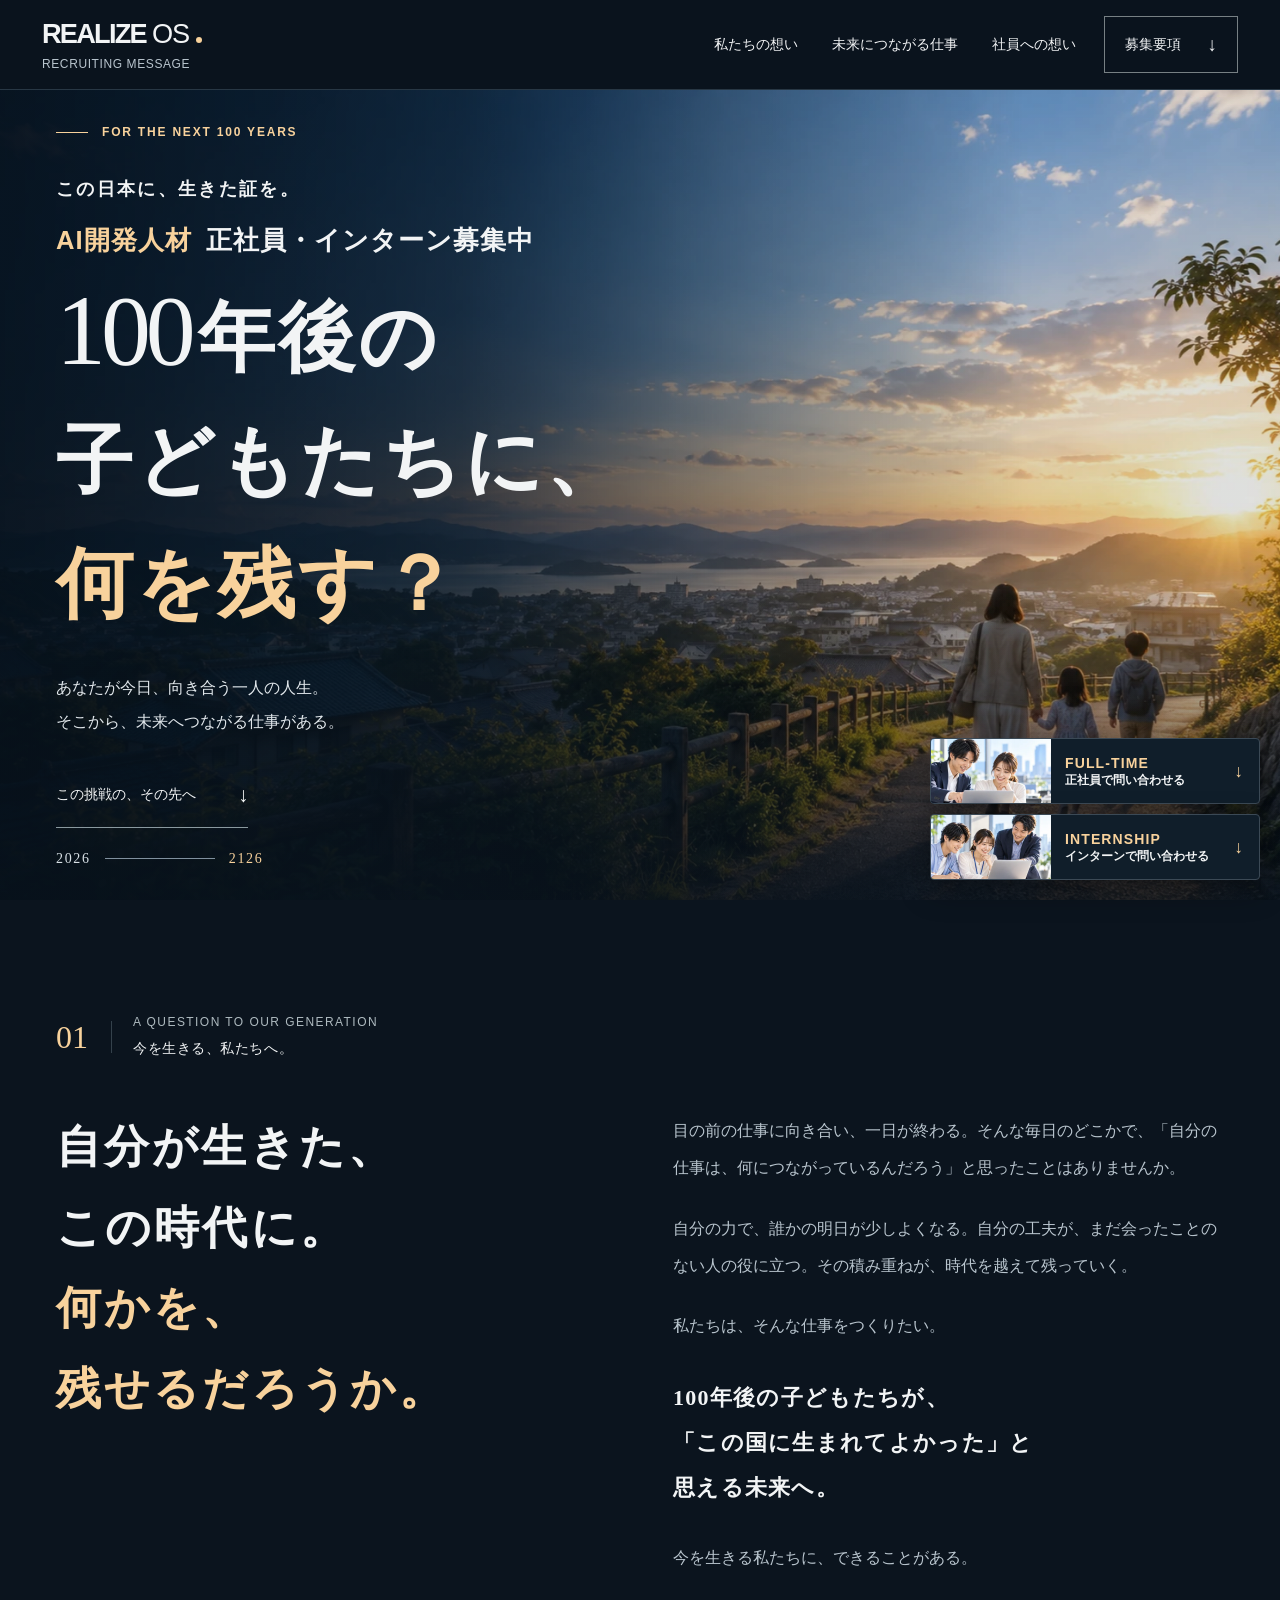
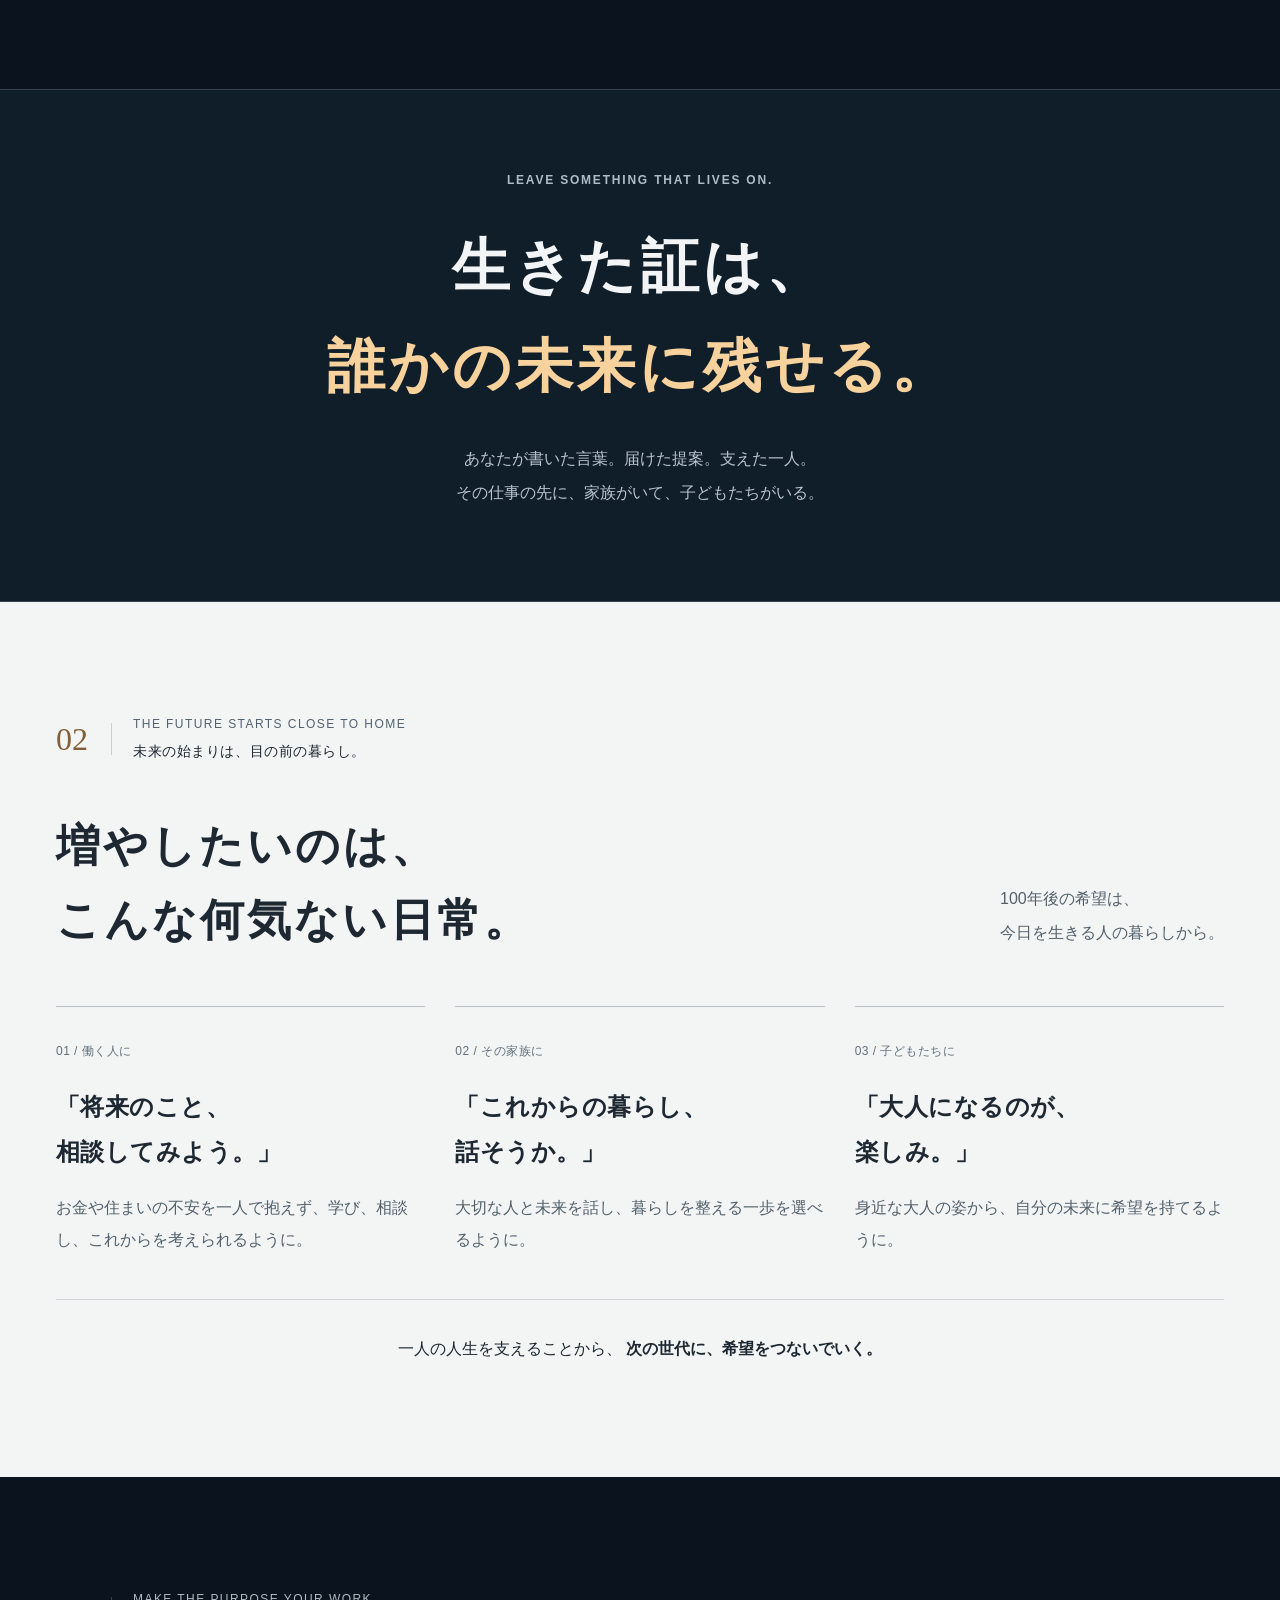
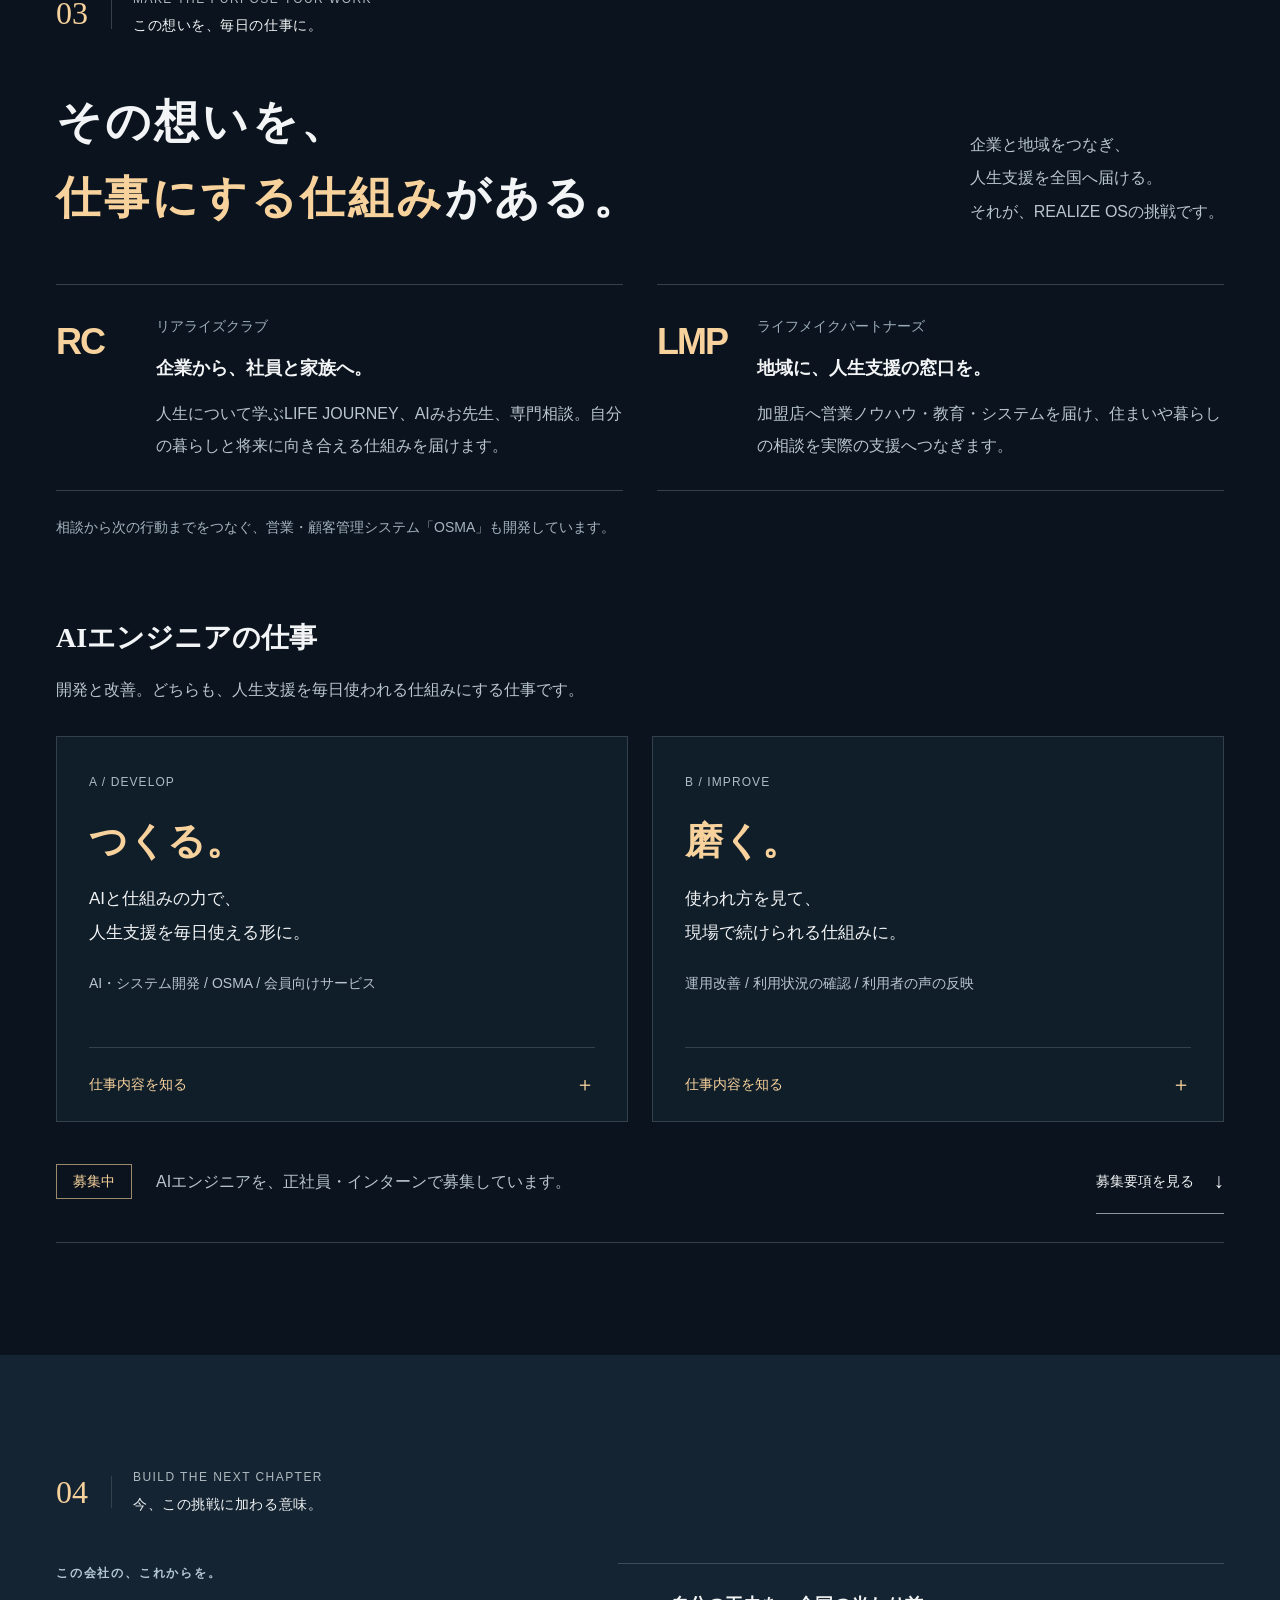
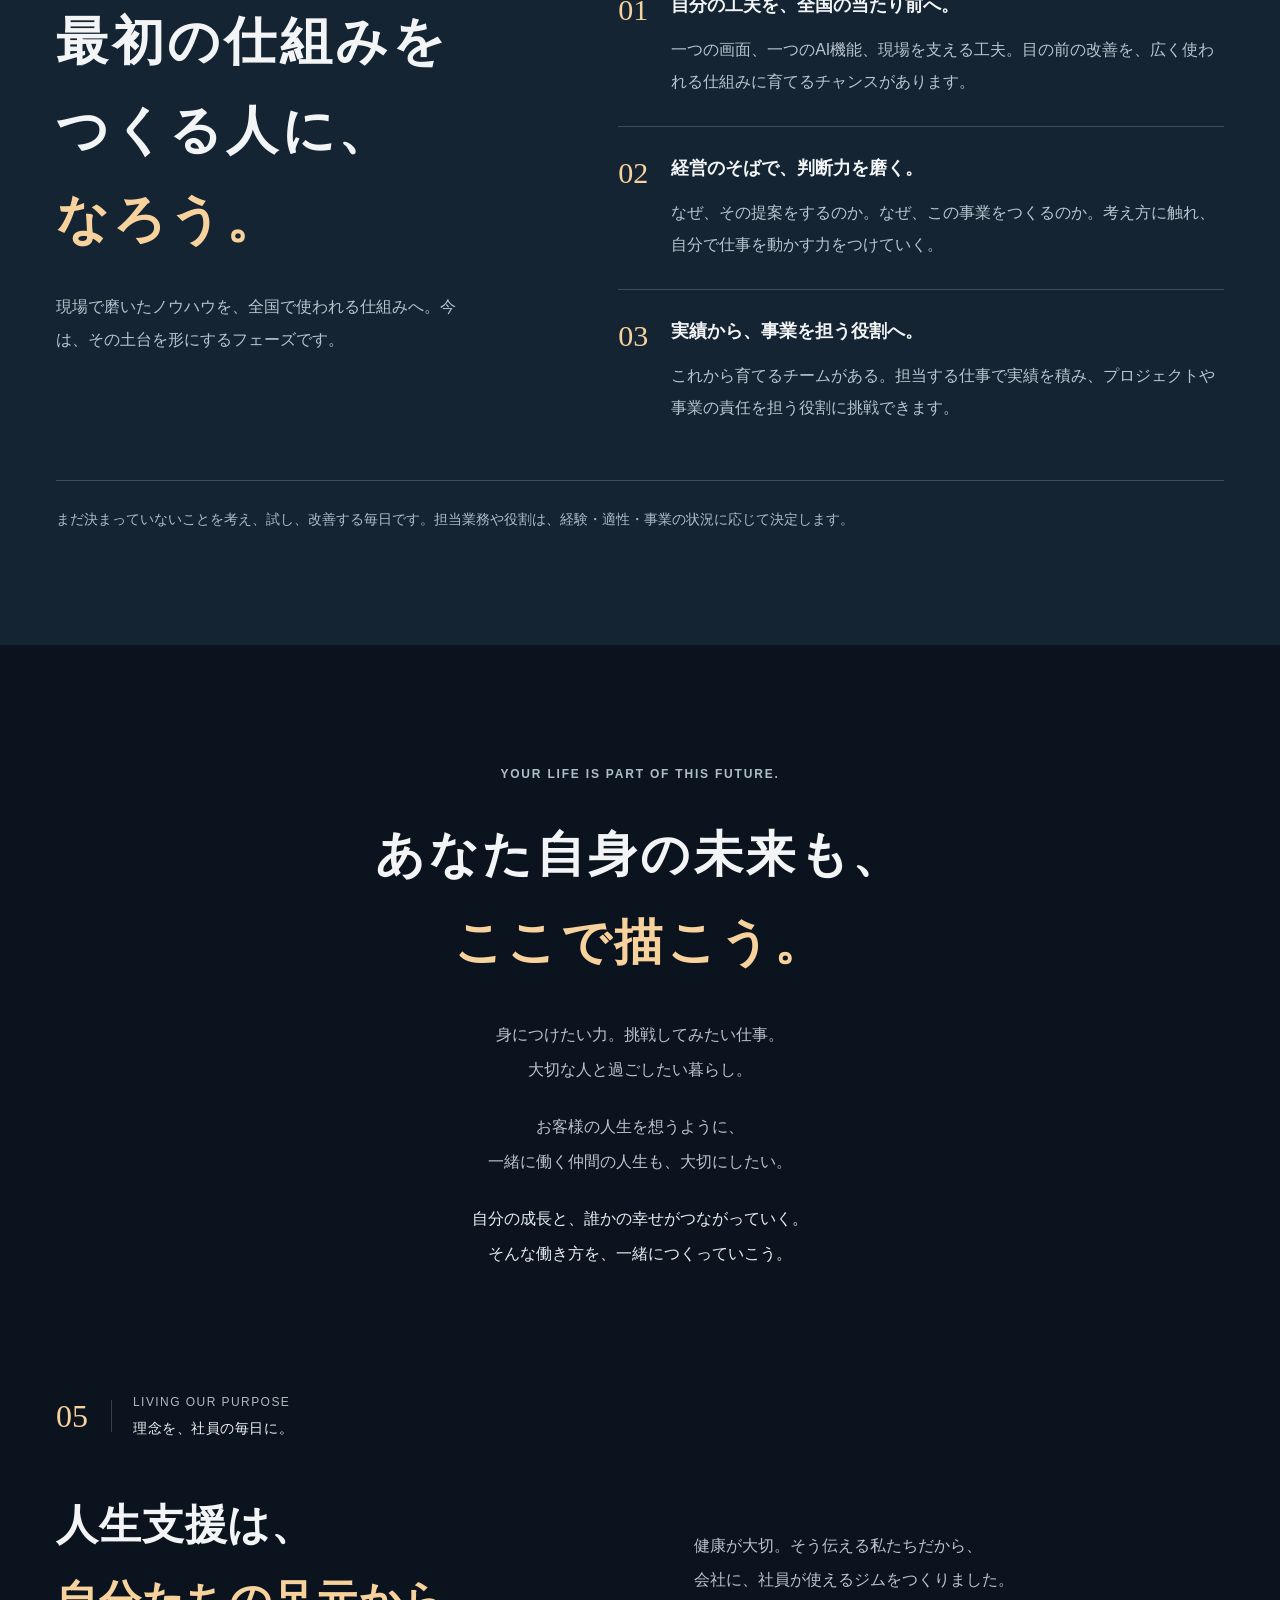
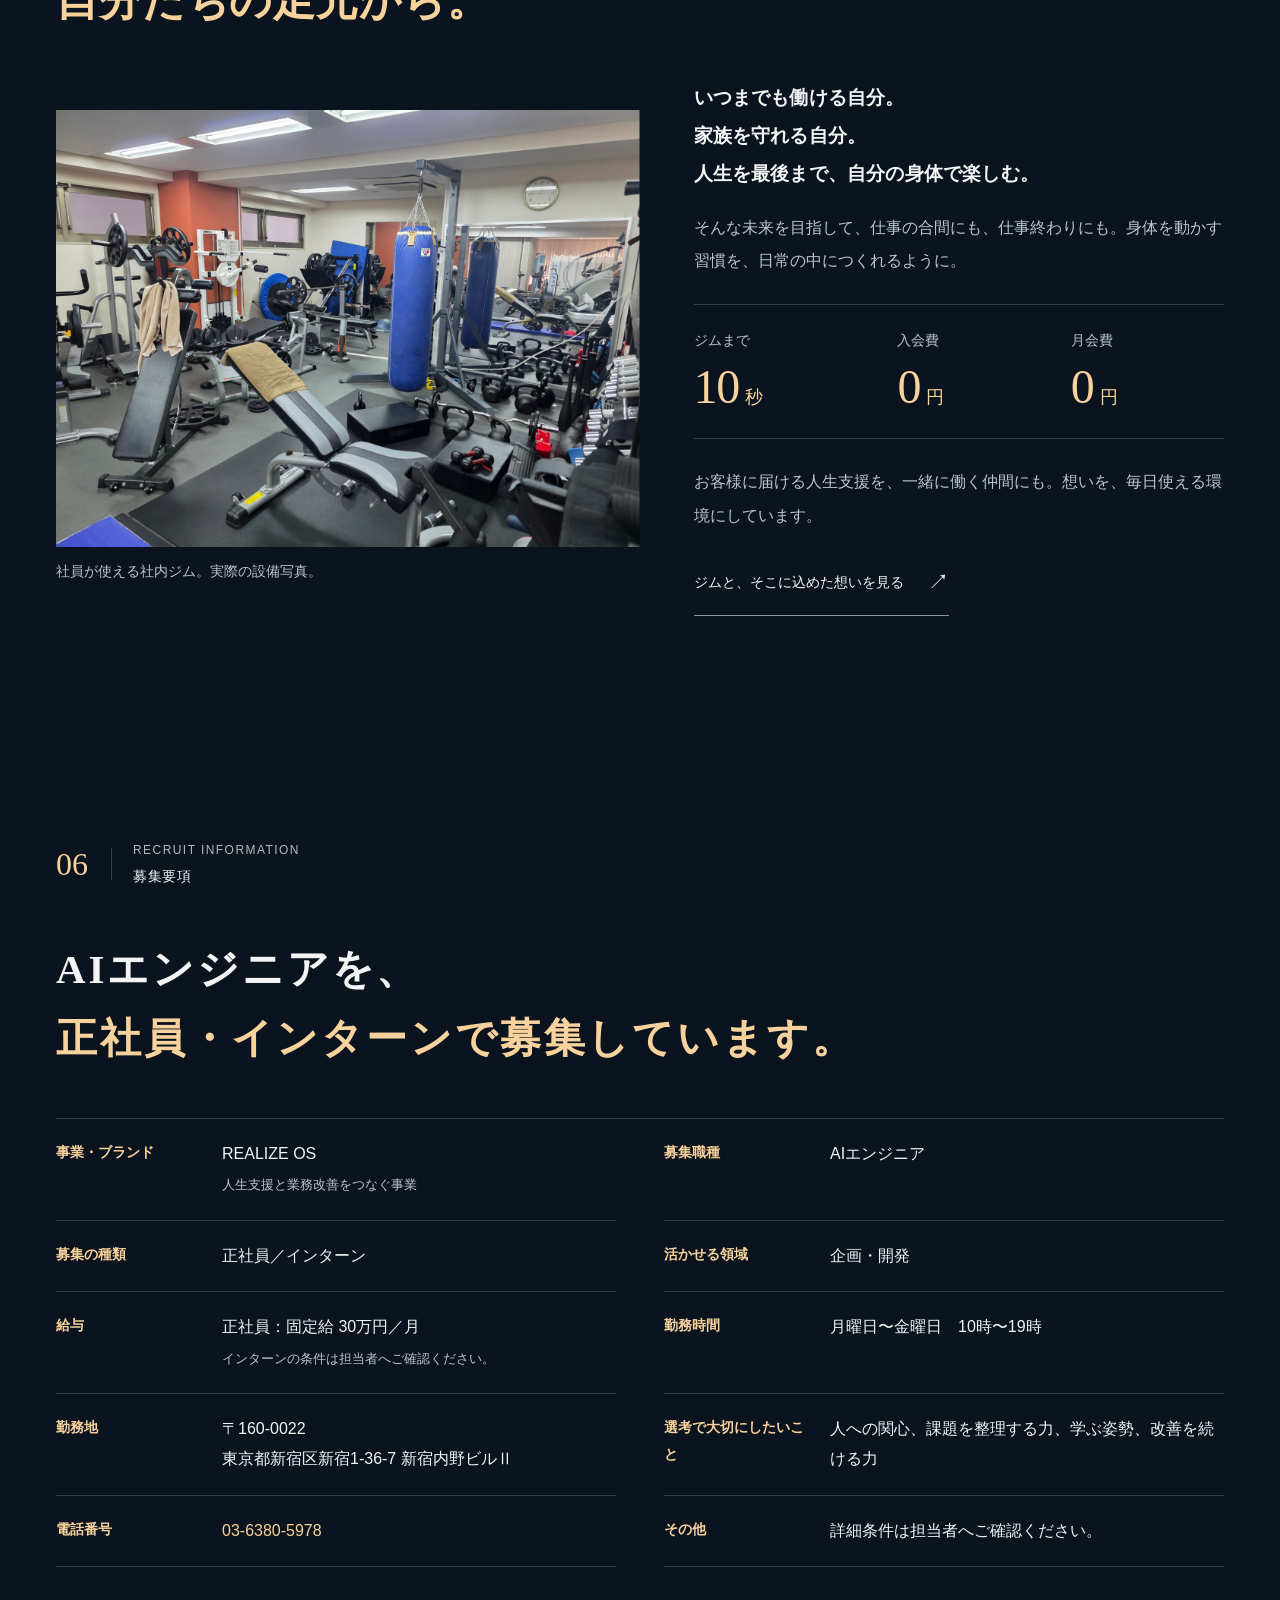
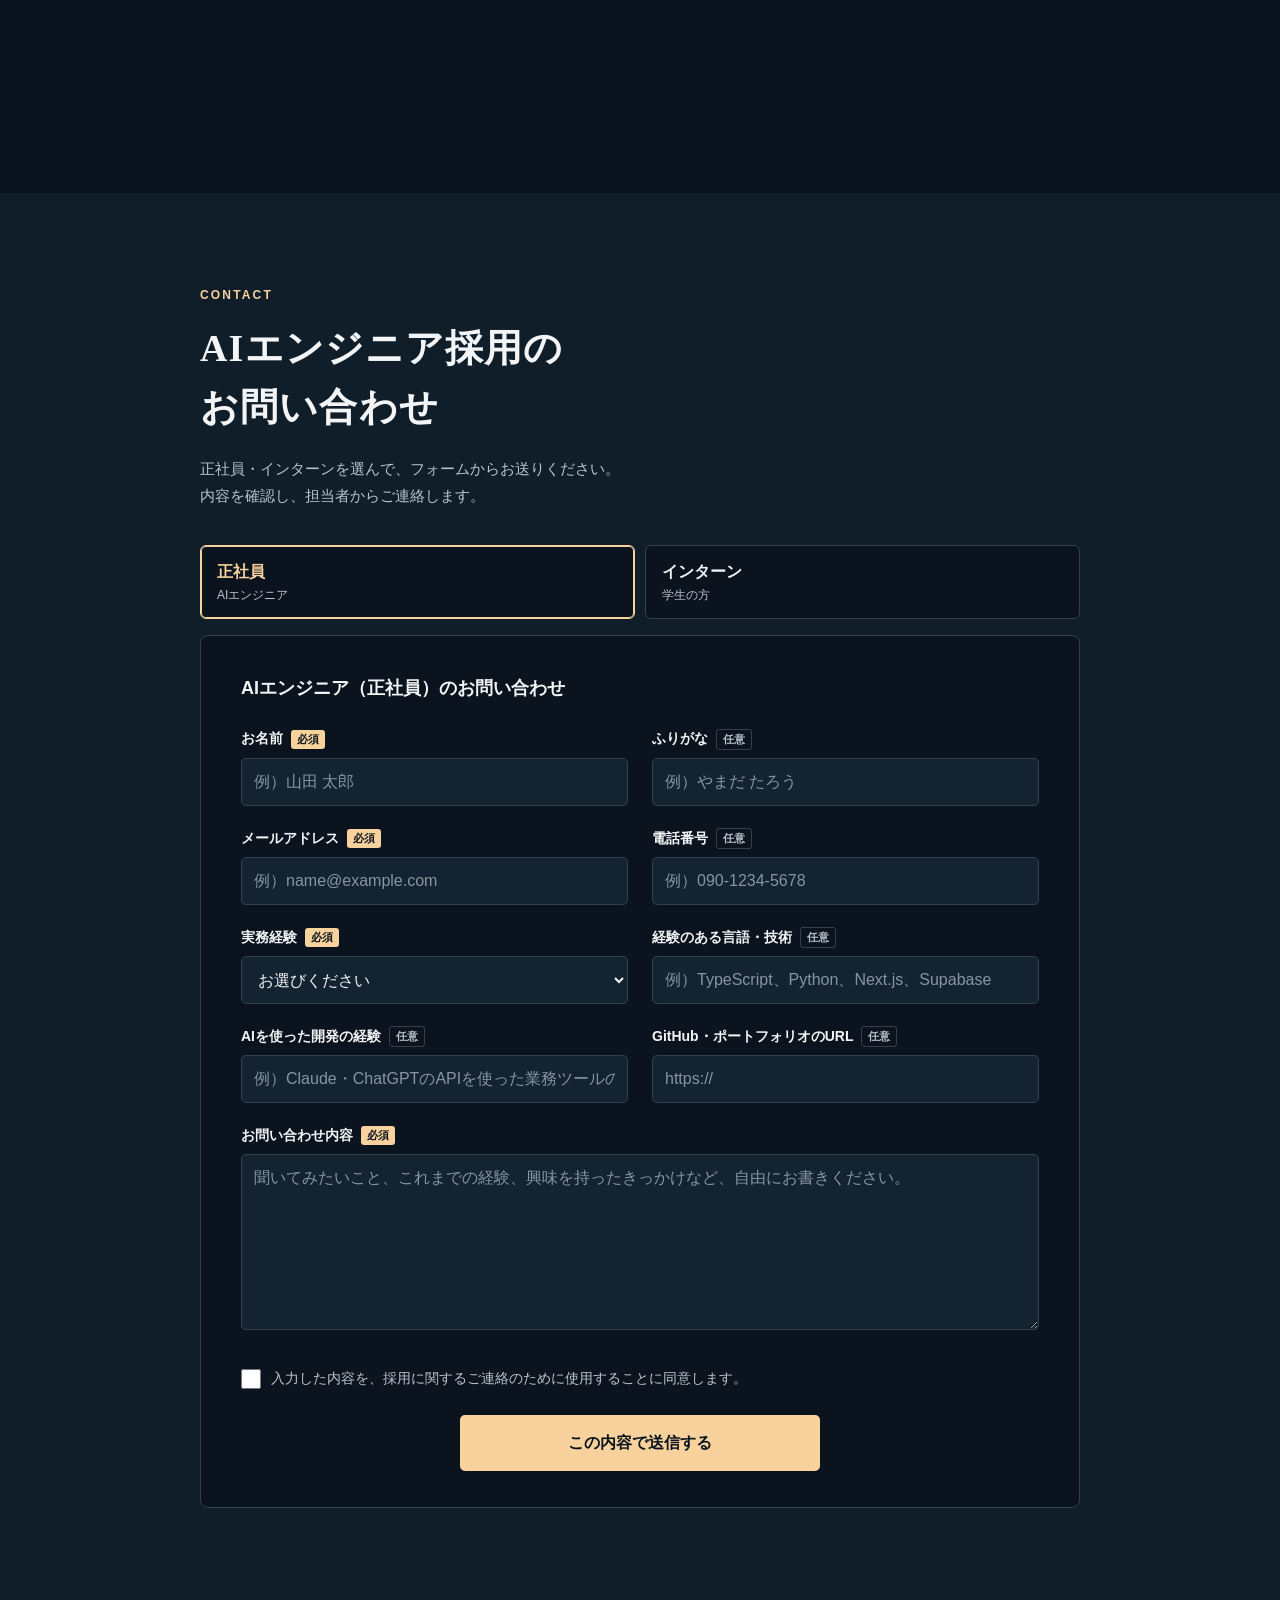
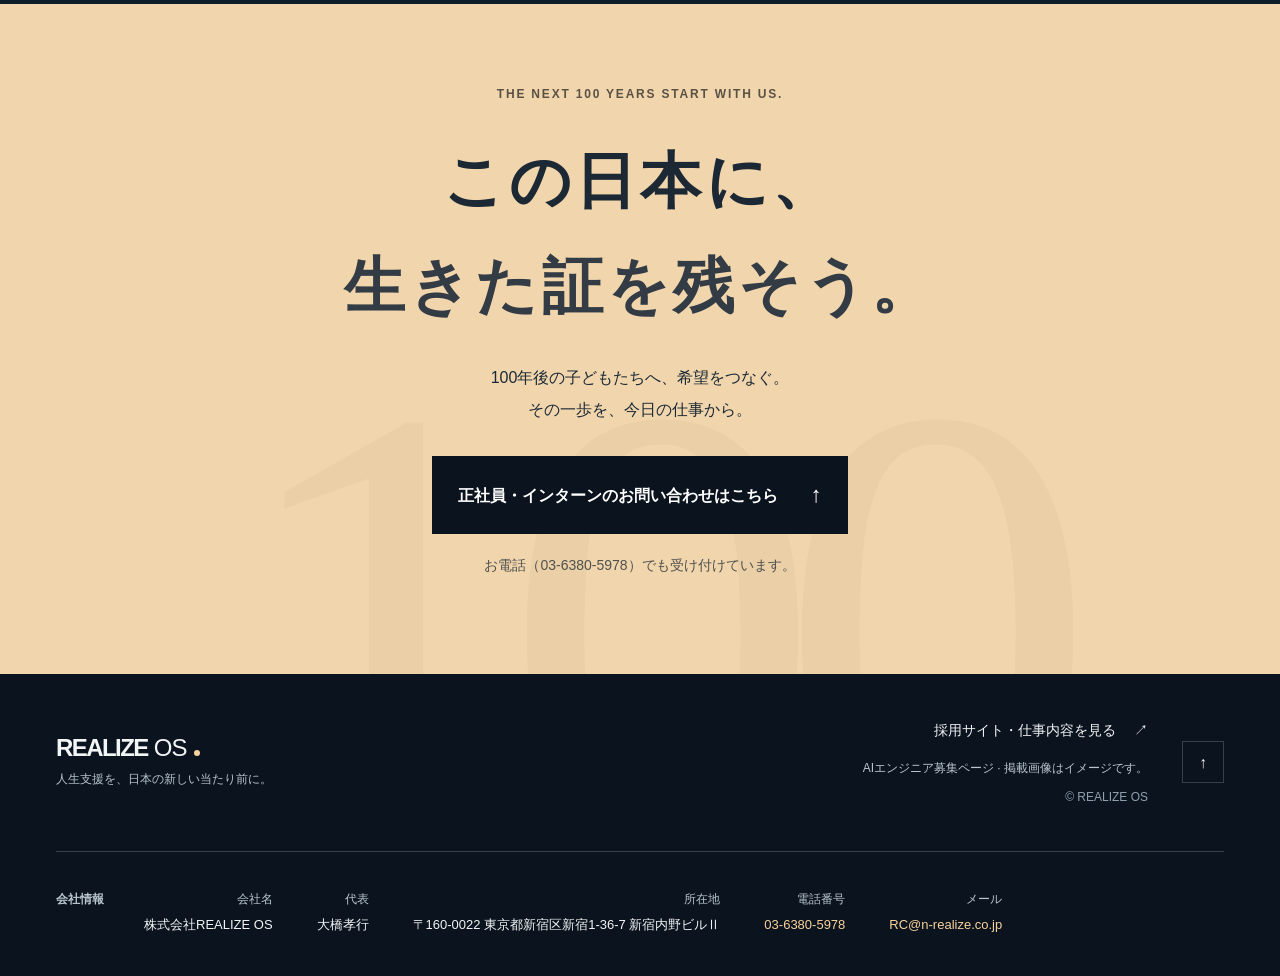
<file: ai-engineer/index.html>
<!DOCTYPE html>

<html lang="ja">
<head>
<meta charset="utf-8"/>
<meta content="width=device-width, initial-scale=1" name="viewport"/>
<meta content="#0b141e" name="theme-color"/>
<title>AIエンジニア募集｜100年後の子どもたちに、何を残す？｜REALIZE OS 採用</title>
<meta content="AI開発人材を正社員・インターンで募集しています。人生支援の仕組みをAIでつくり、100年後の子どもたちへ希望をつなぐ。月曜日〜金曜日 10時〜19時、正社員は固定給30万円／月。" name="description"/>
<meta content="website" property="og:type"/>
<meta content="ja_JP" property="og:locale"/>
<meta content="AIエンジニア募集｜100年後の子どもたちに、何を残す？｜REALIZE OS 採用" property="og:title"/>
<meta content="この日本に、生きた証を。あなたの仕事を、誰かの未来に残そう。" property="og:description"/>
<meta content="https://nrealize6078-hue.github.io/realizeos-100years-lp/ai-engineer/" property="og:url"/>
<link href="https://nrealize6078-hue.github.io/realizeos-100years-lp/ai-engineer/" rel="canonical"/>
<link href="data:image/svg+xml,%3Csvg xmlns='http://www.w3.org/2000/svg' viewBox='0 0 64 64'%3E%3Crect width='64' height='64' rx='16' fill='%23164af0'/%3E%3Cpath d='M17 48V16h17c10 0 16 5 16 13 0 6-3 10-8 12l9 7H36l-9-10v10zm10-22v5h8c3 0 4-1 4-3s-1-2-4-2z' fill='white'/%3E%3C/svg%3E" rel="icon" type="image/svg+xml"/>
<link href="../styles.css?v=20261003c" rel="stylesheet"/><link href="../contact.css?v=20261003j" rel="stylesheet"/><link href="ai100.css?v=20261003a" rel="stylesheet"/>
<script defer="" src="../script.js"></script><script>(function(d){d.classList.add("ai-anim");setTimeout(function(){if(!window.__aiReady)d.classList.remove("ai-anim")},3000)})(document.documentElement)</script>
<!-- Meta Pixel Code -->
<script>
!function(f,b,e,v,n,t,s)
{if(f.fbq)return;n=f.fbq=function(){n.callMethod?
n.callMethod.apply(n,arguments):n.queue.push(arguments)};
if(!f._fbq)f._fbq=n;n.push=n;n.loaded=!0;n.version='2.0';
n.queue=[];t=b.createElement(e);t.async=!0;
t.src=v;s=b.getElementsByTagName(e)[0];
s.parentNode.insertBefore(t,s)}(window, document,'script',
'https://connect.facebook.net/en_US/fbevents.js');
fbq('init', '1431125817444550');
fbq('track', 'PageView');
</script>
<!-- End Meta Pixel Code -->
</head>
<body><noscript><img height="1" src="https://www.facebook.com/tr?id=1431125817444550&amp;ev=PageView&amp;noscript=1" style="display:none" width="1"/></noscript>
<a class="skip" href="#main">本文へ進む</a>
<header class="header">
<a aria-label="REALIZE OS 採用サイト" class="brand" href="https://nrealize6078-hue.github.io/realizeos-careers-lp/"><span>REALIZE<span class="os">OS</span><i aria-hidden="true"></i></span><small>RECRUITING MESSAGE</small></a>
<nav aria-label="メインメニュー"><a href="#message"><w-l><w-b>私たちの</w-b><w-b>想い</w-b></w-l></a><a href="#work"><w-l><w-b>未来に</w-b><w-b>つながる</w-b><w-b>仕事</w-b></w-l></a><a href="#gym"><w-l><w-b>社員への</w-b><w-b>想い</w-b></w-l></a></nav>
<a class="header-link" href="#recruit"><w-l><w-b>募集要項</w-b> </w-l><span aria-hidden="true">↓</span></a>
</header>
<main id="main">
<section aria-labelledby="hero-title" class="hero" id="top">
<div class="hero-image"><img alt="朝の光に向かって、親子が歩いていく日本の街のイメージ" fetchpriority="high" height="941" src="../assets/future.webp" width="1672"/><div></div></div>
<div class="hero-content shell">
<p class="eyebrow"><span></span> FOR THE NEXT 100 YEARS</p>
<p class="hero-intro"><w-b>この</w-b><w-b>日本に、</w-b><w-b>生きた</w-b><w-b>証を。</w-b></p><p class="hero-recruit"><span class="hero-recruit-tag"><w-b>AI開発人材</w-b></span><w-b>正社員・インターン募集中</w-b></p>
<h1 id="hero-title"><span><em>100</em><w-b>年後の</w-b></span><span><w-b>子どもたちに、</w-b></span><span class="gold"><w-b>何を</w-b><w-b>残す？</w-b></span></h1>
<p class="hero-copy"><w-b>あなたが</w-b><w-b>今日、</w-b><w-b>向き合う</w-b><w-b>一人の</w-b><w-b>人生。</w-b><br/><w-b>そこから、</w-b><w-b>未来へ</w-b><w-b>つながる</w-b><w-b>仕事が</w-b><w-b>ある。</w-b></p>
<a class="text-link" href="#message"><w-l><w-b>この</w-b><w-b>挑戦の、</w-b><w-b>その</w-b><w-b>先へ</w-b> </w-l><span aria-hidden="true">↓</span></a>
</div>
<div class="hero-base shell"><div class="century"><span>2026</span><i aria-hidden="true"></i><span>2126</span></div><span class="visual-note"><w-b>未来に</w-b><w-b>残したい</w-b><w-b>日常の</w-b><w-b>イメージ</w-b></span></div>
</section>
<section aria-labelledby="message-title" class="message section shell" id="message">
<div class="chapter"><span>01</span><p>A QUESTION TO OUR GENERATION<br/><small><w-b>今を</w-b><w-b>生きる、</w-b><w-b>私たちへ。</w-b></small></p></div>
<div class="message-grid"><h2 id="message-title"><w-b>自分が</w-b><w-b>生きた、</w-b><br/><w-b>この</w-b><w-b>時代に。</w-b><br/><span><w-b>何かを、</w-b><br/><w-b>残せるだろうか。</w-b></span></h2><div class="prose">
<p><w-b>目の前の</w-b><w-b>仕事に</w-b><w-b>向き合い、</w-b><w-b>一日が</w-b><w-b>終わる。</w-b><w-b>そんな</w-b><w-b>毎日の</w-b><w-b>どこかで、</w-b><w-b>「自分の</w-b><w-b>仕事は、</w-b><w-b>何に</w-b><w-b>つながっているんだろう」と</w-b><w-b>思った</w-b><w-b>ことは</w-b><w-b>ありませんか。</w-b></p>
<p><w-b>自分の</w-b><w-b>力で、</w-b><w-b>誰かの</w-b><w-b>明日が</w-b><w-b>少し</w-b><w-b>よくなる。</w-b><w-b>自分の</w-b><w-b>工夫が、</w-b><w-b>まだ</w-b><w-b>会った</w-b><w-b>ことの</w-b><w-b>ない</w-b><w-b>人の</w-b><w-b>役に</w-b><w-b>立つ。</w-b><w-b>その</w-b><w-b>積み重ねが、</w-b><w-b>時代を</w-b><w-b>越えて</w-b><w-b>残っていく。</w-b></p>
<p><w-b>私たちは、</w-b><w-b>そんな</w-b><w-b>仕事を</w-b><w-b>つくりたい。</w-b></p>
<p class="message-emphasis" data-fit="" style="--fit:5.735vw;--fit-cap:20px"><w-b>100年後の</w-b><w-b>子どもたちが、</w-b><br/><w-b>「この</w-b><w-b>国に</w-b><w-b>生まれてよかった」と</w-b><br/><w-b>思える</w-b><w-b>未来へ。</w-b></p>
<p><w-b>今を</w-b><w-b>生きる</w-b><w-b>私たちに、</w-b><w-b>できる</w-b><w-b>ことがある。</w-b></p>
</div></div>
</section>
<section aria-labelledby="statement-title" class="statement"><div class="shell"><p class="eyebrow">LEAVE SOMETHING THAT LIVES ON.</p><h2 id="statement-title"><w-b>生きた</w-b><w-b>証は、</w-b><br/><span><w-b>誰かの</w-b><w-b>未来に</w-b><w-b>残せる。</w-b></span></h2><p><w-b>あなたが</w-b><w-b>書いた</w-b><w-b>言葉。</w-b><w-b>届けた</w-b><w-b>提案。</w-b><w-b>支えた</w-b><w-b>一人。</w-b><br class="desktop"/><w-b>その</w-b><w-b>仕事の</w-b><w-b>先に、</w-b><w-b>家族が</w-b><w-b>いて、</w-b><w-b>子どもたちが</w-b><w-b>いる。</w-b></p></div></section>
<section aria-labelledby="everyday-title" class="everyday section"><div class="shell">
<div class="chapter"><span>02</span><p>THE FUTURE STARTS CLOSE TO HOME<br/><small><w-b>未来の</w-b><w-b>始まりは、</w-b><w-b>目の前の</w-b><w-b>暮らし。</w-b></small></p></div>
<div class="section-top"><h2 id="everyday-title"><w-b>増や</w-b><w-b>したいのは、</w-b><br/><w-b>こんな</w-b><w-b>何気ない</w-b><w-b>日常。</w-b></h2><p><w-b>100年後の</w-b><w-b>希望は、</w-b><br/><w-b>今日を</w-b><w-b>生きる</w-b><w-b>人の</w-b><w-b>暮らしから。</w-b></p></div>
<div class="everyday-grid">
<article><span class="small-index"><w-b>01 / 働く</w-b><w-b>人に</w-b></span><h3><w-b>「将来の</w-b><w-b>こと、</w-b><br/><w-b>相談してみよう。」</w-b></h3><p><w-b>お金や</w-b><w-b>住まいの</w-b><w-b>不安を</w-b><w-b>一人で</w-b><w-b>抱えず、</w-b><w-b>学び、</w-b><w-b>相談し、</w-b><w-b>これからを</w-b><w-b>考えられるように。</w-b></p></article>
<article><span class="small-index"><w-b>02 /</w-b> <w-b>その</w-b><w-b>家族に</w-b></span><h3><w-b>「これからの</w-b><w-b>暮らし、</w-b><br/><w-b>話そうか。」</w-b></h3><p><w-b>大切な</w-b><w-b>人と</w-b><w-b>未来を</w-b><w-b>話し、</w-b><w-b>暮らしを</w-b><w-b>整える</w-b><w-b>一歩を</w-b><w-b>選べるように。</w-b></p></article>
<article><span class="small-index"><w-b>03 / 子どもたちに</w-b></span><h3><w-b>「大人に</w-b><w-b>なるのが、</w-b><br/><w-b>楽しみ。」</w-b></h3><p><w-b>身近な</w-b><w-b>大人の</w-b><w-b>姿から、</w-b><w-b>自分の</w-b><w-b>未来に</w-b><w-b>希望を</w-b><w-b>持てるように。</w-b></p></article>
</div>
<p class="everyday-close"><w-b>一人の</w-b><w-b>人生を</w-b><w-b>支える</w-b><w-b>ことから、</w-b><br class="mobile"/><strong><w-b>次の</w-b><w-b>世代に、</w-b><w-b>希望を</w-b><w-b>つないでいく。</w-b></strong></p>
</div></section>
<section aria-labelledby="work-title" class="work section shell" id="work">
<div class="chapter"><span>03</span><p>MAKE THE PURPOSE YOUR WORK<br/><small><w-b>この</w-b><w-b>想いを、</w-b><w-b>毎日の</w-b><w-b>仕事に。</w-b></small></p></div>
<div class="section-top"><h2 data-fit="" id="work-title" style="--fit:7.669vw;--fit-cap:32.25px"><w-b>その</w-b><w-b>想いを、</w-b><br/><w-b><span class="gold">仕事にする仕組み</span>がある。</w-b></h2><p><w-b>企業と</w-b><w-b>地域を</w-b><w-b>つなぎ、</w-b><br/><w-b>人生支援を</w-b><w-b>全国へ</w-b><w-b>届ける。</w-b><br/><w-b>それが、</w-b><w-b>REALIZE OSの</w-b><w-b>挑戦です。</w-b></p></div>
<div class="business-row">
<article><span class="business-name">RC</span><div><p class="business-sub"><w-b>リアライズクラブ</w-b></p><h3><w-b>企業から、</w-b><w-b>社員と</w-b><w-b>家族へ。</w-b></h3><p><w-b>人生に</w-b><w-b>ついて</w-b><w-b>学ぶLIFE JOURNEY、</w-b><w-b>AIみお先生、</w-b><w-b>専門相談。</w-b><w-b>自分の</w-b><w-b>暮らしと</w-b><w-b>将来に</w-b><w-b>向き合える</w-b><w-b>仕組みを</w-b><w-b>届けます。</w-b></p></div></article>
<article><span class="business-name">LMP</span><div><p class="business-sub"><w-b>ライフメイクパートナーズ</w-b></p><h3><w-b>地域に、</w-b><w-b>人生支援の</w-b><w-b>窓口を。</w-b></h3><p><w-b>加盟店へ</w-b><w-b>営業ノウハウ・</w-b><w-b>教育・システムを</w-b><w-b>届け、</w-b><w-b>住まいや</w-b><w-b>暮らしの</w-b><w-b>相談を</w-b><w-b>実際の</w-b><w-b>支援へ</w-b><w-b>つなぎます。</w-b></p></div></article>
</div>
<p class="systems-note"><w-b>相談から</w-b><w-b>次の</w-b><w-b>行動までを</w-b><w-b>つなぐ、</w-b><w-b>営業・顧客管理システム</w-b><w-b>「OSMA」も</w-b><w-b>開発しています。</w-b></p>
<div class="role-intro"><h3><w-b>AIエンジニアの</w-b><w-b>仕事</w-b></h3><p><w-b>開発と</w-b><w-b>改善。</w-b><w-b>どちらも、</w-b><w-b>人生支援を</w-b><br class="mobile"/><w-b>毎日</w-b><w-b>使われる</w-b><w-b>仕組みに</w-b><w-b>する</w-b><w-b>仕事です。</w-b></p></div>
<div class="role-grid">
<article class="role"><span class="role-no">A / DEVELOP</span><h3><w-b>つくる。</w-b></h3><p class="role-promise"><w-b>AIと</w-b><w-b>仕組みの</w-b><w-b>力で、</w-b><br/><w-b>人生支援を</w-b><w-b>毎日</w-b><w-b>使える</w-b><w-b>形に。</w-b></p><p class="role-titles"><w-b>AI・システム開発 /</w-b> <w-b>OSMA /</w-b> <w-b>会員向けサービス</w-b></p><details><summary><w-l><w-b>仕事内容を</w-b><w-b>知る</w-b></w-l><span aria-hidden="true">＋</span></summary><div><p><w-b>OSMAや</w-b><w-b>会員向けの</w-b><w-b>サービスなど、</w-b><w-b>自社の</w-b><w-b>仕組みを</w-b><w-b>開発します。</w-b><w-b>AIを</w-b><w-b>活用して</w-b><w-b>手早く</w-b><w-b>形にし、</w-b><w-b>迷わず</w-b><w-b>使える</w-b><w-b>画面、</w-b><w-b>次の</w-b><w-b>行動が</w-b><w-b>分かる</w-b><w-b>案内に</w-b><w-b>仕上げます。</w-b></p><p class="role-start"><w-b>仕事への</w-b><w-b>入り口〈例〉：画面の</w-b><w-b>改修、</w-b><w-b>AI機能の</w-b><w-b>試作、</w-b><w-b>動作確認。</w-b></p></div></details></article>
<article class="role"><span class="role-no">B / IMPROVE</span><h3><w-b>磨く。</w-b></h3><p class="role-promise"><w-b>使われ方を</w-b><w-b>見て、</w-b><br/><w-b>現場で</w-b><w-b>続けられる</w-b><w-b>仕組みに。</w-b></p><p class="role-titles"><w-b>運用改善 / 利用状況の</w-b><w-b>確認 / 利用者の</w-b><w-b>声の</w-b><w-b>反映</w-b></p><details><summary><w-l><w-b>仕事内容を</w-b><w-b>知る</w-b></w-l><span aria-hidden="true">＋</span></summary><div><p><w-b>よい</w-b><w-b>機能も、</w-b><w-b>現場で</w-b><w-b>続けられなければ</w-b><w-b>価値は</w-b><w-b>届かない。</w-b><w-b>導入後の</w-b><w-b>声を</w-b><w-b>聞き、</w-b><w-b>使われ方を</w-b><w-b>確かめながら、</w-b><w-b>少し</w-b><w-b>ずつ直していきます。</w-b></p><p class="role-start"><w-b>仕事への</w-b><w-b>入り口〈例〉：利用者の</w-b><w-b>声の</w-b><w-b>整理、</w-b><w-b>不具合の</w-b><w-b>確認、</w-b><w-b>改善案づくり。</w-b></p></div></details></article>
</div>
<div class="leaders"><span><w-b>募集中</w-b></span><p><w-b>AIエンジニアを、</w-b><w-b>正社員・インターンで</w-b><w-b>募集しています。</w-b></p><a class="text-link" href="#recruit"><w-l><w-b>募集要項を</w-b><w-b>見る</w-b> </w-l><span aria-hidden="true">↓</span></a></div>
</section>
<section aria-labelledby="now-title" class="now section" id="now"><div class="shell">
<div class="chapter"><span>04</span><p>BUILD THE NEXT CHAPTER<br/><small><w-b>今、</w-b><w-b>この</w-b><w-b>挑戦に</w-b><w-b>加わる</w-b><w-b>意味。</w-b></small></p></div>
<div class="now-grid"><div><p class="eyebrow"><w-b>この</w-b><w-b>会社の、</w-b><w-b>これからを。</w-b></p><h2 id="now-title"><w-b>最初の</w-b><w-b>仕組みを</w-b><br/><w-b>つくる</w-b><w-b>人に、</w-b><br/><span class="gold"><w-b>なろう。</w-b></span></h2><p class="now-copy"><w-b>現場で</w-b><w-b>磨いた</w-b><w-b>ノウハウを、</w-b><w-b>全国で</w-b><w-b>使われる</w-b><w-b>仕組みへ。</w-b><w-b>今は、</w-b><w-b>その</w-b><w-b>土台を</w-b><w-b>形に</w-b><w-b>する</w-b><w-b>フェーズです。</w-b></p></div><div class="opportunities">
<article><span>01</span><div><h3><w-b>自分の</w-b><w-b>工夫を、</w-b><w-b>全国の</w-b><w-b>当たり前へ。</w-b></h3><p><w-b>一つの</w-b><w-b>画面、</w-b><w-b>一つの</w-b><w-b>AI機能、</w-b><w-b>現場を</w-b><w-b>支える</w-b><w-b>工夫。</w-b><w-b>目の前の</w-b><w-b>改善を、</w-b><w-b>広く</w-b><w-b>使われる</w-b><w-b>仕組みに</w-b><w-b>育てる</w-b><w-b>チャンスが</w-b><w-b>あります。</w-b></p></div></article>
<article><span>02</span><div><h3><w-b>経営の</w-b><w-b>そばで、</w-b><w-b>判断力を</w-b><w-b>磨く。</w-b></h3><p><w-b>なぜ、</w-b><w-b>その</w-b><w-b>提案を</w-b><w-b>するのか。</w-b><w-b>なぜ、</w-b><w-b>この</w-b><w-b>事業を</w-b><w-b>つくるのか。</w-b><w-b>考え方に</w-b><w-b>触れ、</w-b><w-b>自分で</w-b><w-b>仕事を</w-b><w-b>動かす力を</w-b><w-b>つけていく。</w-b></p></div></article>
<article><span>03</span><div><h3><w-b>実績から、</w-b><w-b>事業を</w-b><w-b>担う</w-b><w-b>役割へ。</w-b></h3><p><w-b>これから</w-b><w-b>育てる</w-b><w-b>チームが</w-b><w-b>ある。</w-b><w-b>担当する</w-b><w-b>仕事で</w-b><w-b>実績を</w-b><w-b>積み、</w-b><w-b>プロジェクトや</w-b><w-b>事業の</w-b><w-b>責任を</w-b><w-b>担う</w-b><w-b>役割に</w-b><w-b>挑戦できます。</w-b></p></div></article>
</div></div>
<p class="now-note"><w-b>まだ</w-b><w-b>決まっていない</w-b><w-b>ことを</w-b><w-b>考え、</w-b><w-b>試し、</w-b><w-b>改善する</w-b><w-b>毎日です。</w-b><w-b>担当業務や</w-b><w-b>役割は、</w-b><w-b>経験・適性・事業の</w-b><w-b>状況に</w-b><w-b>応じて</w-b><w-b>決定します。</w-b></p>
</div></section>
<section aria-labelledby="you-title" class="you section shell"><span class="eyebrow">YOUR LIFE IS PART OF THIS FUTURE.</span><h2 id="you-title"><w-b>あなた</w-b><w-b>自身の</w-b><w-b>未来も、</w-b><br/><span class="gold"><w-b>ここで</w-b><w-b>描こう。</w-b></span></h2><div class="you-prose"><p><w-b>身に</w-b><w-b>つけたい力。</w-b><w-b>挑戦してみたい</w-b><w-b>仕事。</w-b><br class="desktop"/><w-b>大切な</w-b><w-b>人と</w-b><w-b>過ごしたい</w-b><w-b>暮らし。</w-b></p><p data-fit="" style="--fit:4.604vw;--fit-cap:16px"><w-b>お客様の</w-b><w-b>人生を</w-b><w-b>想うように、</w-b><br/><w-b>一緒に</w-b><w-b>働く</w-b><w-b>仲間の</w-b><w-b>人生も、</w-b><w-b>大切に</w-b><w-b>したい。</w-b></p><p><w-b>自分の</w-b><w-b>成長と、</w-b><w-b>誰かの</w-b><w-b>幸せが</w-b><w-b>つながっていく。</w-b><br class="desktop"/><w-b>そんな</w-b><w-b>働き方を、</w-b><w-b>一緒に</w-b><w-b>つくっていこう。</w-b></p></div></section>
<section aria-labelledby="gym-title" class="gym-evidence section shell" id="gym">
<div class="chapter"><span>05</span><p>LIVING OUR PURPOSE<br/><small><w-b>理念を、</w-b><w-b>社員の</w-b><w-b>毎日に。</w-b></small></p></div>
<div class="gym-evidence-heading"><h2 id="gym-title"><w-b>人生支援は、</w-b><br/><span class="gold"><w-b>自分たちの</w-b><w-b>足元から。</w-b></span></h2><p><w-b>健康が</w-b><w-b>大切。</w-b><w-b>そう</w-b><w-b>伝える</w-b><w-b>私たちだから、</w-b><br class="desktop"/><w-b>会社に、</w-b><w-b>社員が</w-b><w-b>使える</w-b><w-b>ジムを</w-b><w-b>つくりました。</w-b></p></div>
<div class="gym-evidence-grid">
<figure><img alt="サンドバッグやウェイトを備えた、REALIZE OSの社内ジムの実際の写真" decoding="async" height="1152" loading="lazy" src="../assets/office-gym-boxing.jpg" width="1536"/><figcaption><w-b>社員が</w-b><w-b>使える</w-b><w-b>社内ジム。</w-b><w-b>実際の</w-b><w-b>設備写真。</w-b></figcaption></figure>
<div class="gym-evidence-copy"><p class="gym-wishes" data-fit="" style="--fit:4.808vw;--fit-cap:18px"><w-b>いつまでも</w-b><w-b>働ける</w-b><w-b>自分。</w-b><br/><w-b>家族を</w-b><w-b>守れる</w-b><w-b>自分。</w-b><br/><w-b>人生を</w-b><w-b>最後まで、</w-b><w-b>自分の</w-b><w-b>身体で</w-b><w-b>楽しむ。</w-b></p><p><w-b>そんな</w-b><w-b>未来を</w-b><w-b>目指して、</w-b><w-b>仕事の</w-b><w-b>合間にも、</w-b><w-b>仕事終わりにも。</w-b><w-b>身体を</w-b><w-b>動かす習慣を、</w-b><w-b>日常の</w-b><w-b>中に</w-b><w-b>つくれるように。</w-b></p><dl class="gym-evidence-metrics"><div><dt><w-b>ジムまで</w-b></dt><dd><strong>10</strong>秒</dd></div><div><dt><w-b>入会費</w-b></dt><dd><strong>0</strong>円</dd></div><div><dt><w-b>月会費</w-b></dt><dd><strong>0</strong>円</dd></div></dl><p><w-b>お客様に</w-b><w-b>届ける</w-b><w-b>人生支援を、</w-b><w-b>一緒に</w-b><w-b>働く</w-b><w-b>仲間にも。</w-b><w-b>想いを、</w-b><w-b>毎日</w-b><w-b>使える</w-b><w-b>環境に</w-b><w-b>しています。</w-b></p><a class="text-link" href="https://nrealize6078-hue.github.io/realizeos-careers-lp/#gym"><w-l><w-b>ジムと、</w-b><w-b>そこに</w-b><w-b>込めた</w-b><w-b>想いを</w-b><w-b>見る</w-b> </w-l><span aria-hidden="true">↗</span></a></div>
</div>
</section>
<section aria-labelledby="recruit-title" class="ai-recruit section shell" id="recruit">
<div class="chapter"><span>06</span><p>RECRUIT INFORMATION<br/><small><w-b>募集要項</w-b></small></p></div>
<h2 id="recruit-title"><w-b>AIエンジニアを、</w-b><br/><span class="gold"><w-b>正社員・インターンで</w-b><w-b>募集しています。</w-b></span></h2>
<dl class="ai-recruit-list"><div><dt><w-b>事業・ブランド</w-b></dt><dd>REALIZE OS<br/><small><w-b>人生支援と</w-b><w-b>業務改善を</w-b><w-b>つなぐ</w-b><w-b>事業</w-b></small></dd></div><div><dt><w-b>募集職種</w-b></dt><dd><w-b>AIエンジニア</w-b></dd></div><div><dt><w-b>募集の</w-b><w-b>種類</w-b></dt><dd><w-b>正社員／インターン</w-b></dd></div><div><dt><w-b>活かせる</w-b><w-b>領域</w-b></dt><dd><w-b>企画・開発</w-b></dd></div><div><dt><w-b>給与</w-b></dt><dd><w-b>正社員：固定給 30万円／月</w-b><br/><small><w-b>インターンの</w-b><w-b>条件は</w-b><w-b>担当者へ</w-b><w-b>ご確認ください。</w-b></small></dd></div><div><dt><w-b>勤務時間</w-b></dt><dd><w-b>月曜日〜金曜日　10時〜19時</w-b></dd></div><div><dt><w-b>勤務地</w-b></dt><dd><w-b>〒160-0022</w-b><br/>東京都新宿区新宿1-36-7 新宿内野ビルⅡ</dd></div><div><dt><w-b>選考で</w-b><w-b>大切に</w-b><w-b>したい</w-b><w-b>こと</w-b></dt><dd><w-b>人への</w-b><w-b>関心、</w-b><w-b>課題を</w-b><w-b>整理する</w-b><w-b>力、</w-b><w-b>学ぶ姿勢、</w-b><w-b>改善を</w-b><w-b>続ける力</w-b></dd></div><div><dt><w-b>電話番号</w-b></dt><dd><a href="tel:0363805978">03-6380-5978</a></dd></div><div><dt><w-b>その他</w-b></dt><dd><w-b>詳細条件は</w-b><w-b>担当者へ</w-b><w-b>ご確認ください。</w-b></dd></div></dl>
<div class="ai-recruit-entry"><a class="button" href="#contact-fulltime"><span class="button-label"><w-b>正社員として</w-b><w-b>問い合わせる</w-b></span> <span aria-hidden="true">↓</span></a><a class="button" href="#contact-intern"><span class="button-label"><w-b>インターンとして</w-b><w-b>問い合わせる</w-b></span> <span aria-hidden="true">↓</span></a></div>
</section>
<!-- rc-contact:start -->
<section aria-labelledby="contact-title" class="rc-contact cf-dark" data-endpoint="https://script.google.com/macros/s/AKfycbzgnrROFzvEzspcUdv5VcIF0VFmdkFeEQer0xYwiLQr1428AKD1A2TQwjYQHFRLWhnEtA/exec" id="contact">
<div class="cf-inner">
<p class="cf-eyebrow">CONTACT</p>
<h2 id="contact-title"><w-b>AIエンジニア採用の</w-b><br/><w-b>お問い合わせ</w-b></h2>
<p class="cf-lead"><w-b>正社員・インターンを</w-b><w-b>選んで、</w-b><w-b>フォームから</w-b><w-b>お送りください。</w-b><br/><w-b>内容を</w-b><w-b>確認し、</w-b><w-b>担当者から</w-b><w-b>ご連絡します。</w-b></p>
<div aria-label="募集の種類" class="cf-tabs cf-tabs-2" role="tablist"><button aria-controls="contact-fulltime" aria-selected="true" id="cf-tab-fulltime" role="tab" type="button"><b>正社員</b><small>AIエンジニア</small></button><button aria-controls="contact-intern" aria-selected="false" id="cf-tab-intern" role="tab" tabindex="-1" type="button"><b>インターン</b><small>学生の方</small></button></div>
<div aria-labelledby="cf-tab-fulltime" class="cf-panel" id="contact-fulltime" role="tabpanel">
<form class="cf-form" data-category="AIエンジニア（正社員）" data-thanks="thanks/fulltime/">
<p class="cf-form-title">AIエンジニア（正社員）のお問い合わせ</p>
<div class="cf-grid"><div class="cf-field" data-label="お名前"><label for="fulltime-name">お名前<span class="cf-req">必須</span></label><input autocomplete="name" id="fulltime-name" maxlength="300" name="name" placeholder="例）山田 太郎" required="" type="text"/></div><div class="cf-field" data-label="ふりがな"><label for="fulltime-kana">ふりがな<span class="cf-opt">任意</span></label><input id="fulltime-kana" maxlength="300" name="kana" placeholder="例）やまだ たろう" type="text"/></div><div class="cf-field" data-label="メールアドレス"><label for="fulltime-email">メールアドレス<span class="cf-req">必須</span></label><input autocomplete="email" id="fulltime-email" maxlength="300" name="email" placeholder="例）name@example.com" required="" type="email"/></div><div class="cf-field" data-label="電話番号"><label for="fulltime-tel">電話番号<span class="cf-opt">任意</span></label><input autocomplete="tel" id="fulltime-tel" maxlength="300" name="tel" placeholder="例）090-1234-5678" type="tel"/></div><div class="cf-field" data-label="実務経験"><label for="fulltime-eng_years">実務経験<span class="cf-req">必須</span></label><select id="fulltime-eng_years" name="eng_years" required=""><option value="">お選びください</option><option>未経験・学習中</option><option>1年未満</option><option>1〜3年</option><option>3〜5年</option><option>5年以上</option></select></div><div class="cf-field" data-label="経験のある言語・技術"><label for="fulltime-eng_skills">経験のある言語・技術<span class="cf-opt">任意</span></label><input id="fulltime-eng_skills" maxlength="300" name="eng_skills" placeholder="例）TypeScript、Python、Next.js、Supabase" type="text"/></div><div class="cf-field" data-label="AIを使った開発の経験"><label for="fulltime-eng_ai">AIを使った開発の経験<span class="cf-opt">任意</span></label><input id="fulltime-eng_ai" maxlength="300" name="eng_ai" placeholder="例）Claude・ChatGPTのAPIを使った業務ツールの開発" type="text"/></div><div class="cf-field" data-label="GitHub・ポートフォリオのURL"><label for="fulltime-eng_url">GitHub・ポートフォリオのURL<span class="cf-opt">任意</span></label><input id="fulltime-eng_url" maxlength="300" name="eng_url" placeholder="https://" type="url"/></div><div class="cf-field" data-label="お問い合わせ内容"><label for="fulltime-message">お問い合わせ内容<span class="cf-req">必須</span></label><textarea id="fulltime-message" maxlength="4000" name="message" placeholder="聞いてみたいこと、これまでの経験、興味を持ったきっかけなど、自由にお書きください。" required="" rows="6"></textarea></div></div>
<div aria-hidden="true" class="cf-hp"><label>ウェブサイト<input autocomplete="off" name="website" tabindex="-1"/></label></div>
<label class="cf-agree"><input name="agree" required="" type="checkbox"/><span>入力した内容を、採用に関するご連絡のために使用することに同意します。</span></label>
<button class="cf-submit" type="submit">この内容で送信する</button>
</form>
<p aria-live="polite" class="cf-status" role="status" tabindex="-1"></p>
</div>
<div aria-labelledby="cf-tab-intern" class="cf-panel" hidden="" id="contact-intern" role="tabpanel">
<form class="cf-form" data-category="AIエンジニア（インターン）" data-thanks="thanks/intern/">
<p class="cf-form-title">AIエンジニア（インターン）のお問い合わせ</p>
<div class="cf-grid"><div class="cf-field" data-label="お名前"><label for="intern-name">お名前<span class="cf-req">必須</span></label><input autocomplete="name" id="intern-name" maxlength="300" name="name" placeholder="例）山田 太郎" required="" type="text"/></div><div class="cf-field" data-label="ふりがな"><label for="intern-kana">ふりがな<span class="cf-opt">任意</span></label><input id="intern-kana" maxlength="300" name="kana" placeholder="例）やまだ たろう" type="text"/></div><div class="cf-field" data-label="メールアドレス"><label for="intern-email">メールアドレス<span class="cf-req">必須</span></label><input autocomplete="email" id="intern-email" maxlength="300" name="email" placeholder="例）name@example.com" required="" type="email"/></div><div class="cf-field" data-label="電話番号"><label for="intern-tel">電話番号<span class="cf-opt">任意</span></label><input autocomplete="tel" id="intern-tel" maxlength="300" name="tel" placeholder="例）090-1234-5678" type="tel"/></div><div class="cf-field" data-label="学校名・学部"><label for="intern-ai_school">学校名・学部<span class="cf-req">必須</span></label><input id="intern-ai_school" maxlength="300" name="ai_school" placeholder="例）〇〇大学 情報学部" required="" type="text"/></div><div class="cf-field" data-label="学年"><label for="intern-ai_grade">学年<span class="cf-req">必須</span></label><select id="intern-ai_grade" name="ai_grade" required=""><option value="">お選びください</option><option>大学1年</option><option>大学2年</option><option>大学3年</option><option>大学4年</option><option>大学院</option><option>専門学校</option><option>高専</option><option>その他</option></select></div><div class="cf-field" data-label="学んでいる言語・技術"><label for="intern-ai_skills">学んでいる言語・技術<span class="cf-opt">任意</span></label><input id="intern-ai_skills" maxlength="300" name="ai_skills" placeholder="例）Python、JavaScript、機械学習の授業" type="text"/></div><div class="cf-field" data-label="AIを使って作ったもの"><label for="intern-ai_ai">AIを使って作ったもの<span class="cf-opt">任意</span></label><input id="intern-ai_ai" maxlength="300" name="ai_ai" placeholder="例）ChatGPTのAPIを使った授業の課題、個人アプリ" type="text"/></div><div class="cf-field" data-label="GitHub・作品のURL"><label for="intern-ai_url">GitHub・作品のURL<span class="cf-opt">任意</span></label><input id="intern-ai_url" maxlength="300" name="ai_url" placeholder="https://" type="url"/></div><div class="cf-field" data-label="参加できる期間・頻度"><label for="intern-ai_period">参加できる期間・頻度<span class="cf-req">必須</span></label><input id="intern-ai_period" maxlength="300" name="ai_period" placeholder="例）2026年11月から、週2日" required="" type="text"/></div><div class="cf-field" data-label="お問い合わせ内容"><label for="intern-message">お問い合わせ内容<span class="cf-req">必須</span></label><textarea id="intern-message" maxlength="4000" name="message" placeholder="聞いてみたいこと、これまでの経験、興味を持ったきっかけなど、自由にお書きください。" required="" rows="6"></textarea></div></div>
<div aria-hidden="true" class="cf-hp"><label>ウェブサイト<input autocomplete="off" name="website" tabindex="-1"/></label></div>
<label class="cf-agree"><input name="agree" required="" type="checkbox"/><span>入力した内容を、採用に関するご連絡のために使用することに同意します。</span></label>
<button class="cf-submit" type="submit">この内容で送信する</button>
</form>
<p aria-live="polite" class="cf-status" role="status" tabindex="-1"></p>
</div>
</div>
</section>
<!-- rc-contact:end -->
<section aria-labelledby="final-title" class="final-call"><div class="shell"><p class="eyebrow">THE NEXT 100 YEARS START WITH US.</p><h2 id="final-title"><w-b>この</w-b><w-b>日本に、</w-b><br/><span><w-b>生きた</w-b><w-b>証を</w-b><w-b>残そう。</w-b></span></h2><p class="final-sub"><w-b>100年後の</w-b><w-b>子どもたちへ、</w-b><w-b>希望を</w-b><w-b>つなぐ。</w-b><br/><w-b>その</w-b><w-b>一歩を、</w-b><w-b>今日の</w-b><w-b>仕事から。</w-b></p><a class="button" href="#contact"><span class="button-label"><span><w-b>正社員・インターンの</w-b></span><span><w-b>お問い合わせは</w-b><w-b>こちら</w-b></span></span> <span aria-hidden="true">↑</span></a><p class="recruitment-note"><w-b>お電話</w-b><w-b>（03-6380-5978）</w-b><w-b>でも</w-b><w-b>受け付けています。</w-b></p></div><span aria-hidden="true" class="hundred">100</span></section>
</main>
<footer class="footer shell"><a class="brand" href="https://nrealize6078-hue.github.io/realizeos-careers-lp/"><span>REALIZE<span class="os">OS</span><i aria-hidden="true"></i></span><small>人生支援を、日本の新しい当たり前に。</small></a><div><a href="https://nrealize6078-hue.github.io/realizeos-careers-lp/"><w-l><w-b>採用サイト・仕事内容を</w-b><w-b>見る</w-b> </w-l><span aria-hidden="true">↗</span></a><p><w-b>AIエンジニア募集ページ · 掲載画像は</w-b><w-b>イメージです。</w-b></p><small>© REALIZE OS</small></div><a aria-label="ページの先頭へ" class="top-link" href="#top">↑</a><div aria-labelledby="company-title" class="footer-company" role="region"><p class="footer-company-title" id="company-title"><w-b>会社情報</w-b></p><dl><div><dt><w-b>会社名</w-b></dt><dd><span class="nw"><w-b>株式会社REALIZE OS</w-b></span></dd></div><div><dt><w-b>代表</w-b></dt><dd><w-b>大橋孝行</w-b></dd></div><div><dt><w-b>所在地</w-b></dt><dd><span class="nw"><w-b>〒160-0022</w-b></span> <span class="nw"><w-b>東京都新宿区新宿1-36-7</w-b></span> <span class="nw"><w-b>新宿内野ビルⅡ</w-b></span></dd></div><div><dt><w-b>電話番号</w-b></dt><dd><a href="tel:0363805978">03-6380-5978</a></dd></div><div><dt><w-b>メール</w-b></dt><dd><a href="mailto:RC@n-realize.co.jp">RC@n-realize.co.jp</a></dd></div></dl></div></footer>
<script src="ai100.js?v=20261003a"></script><script src="../contact.js?v=20261003j"></script></body>
</html>
</file>
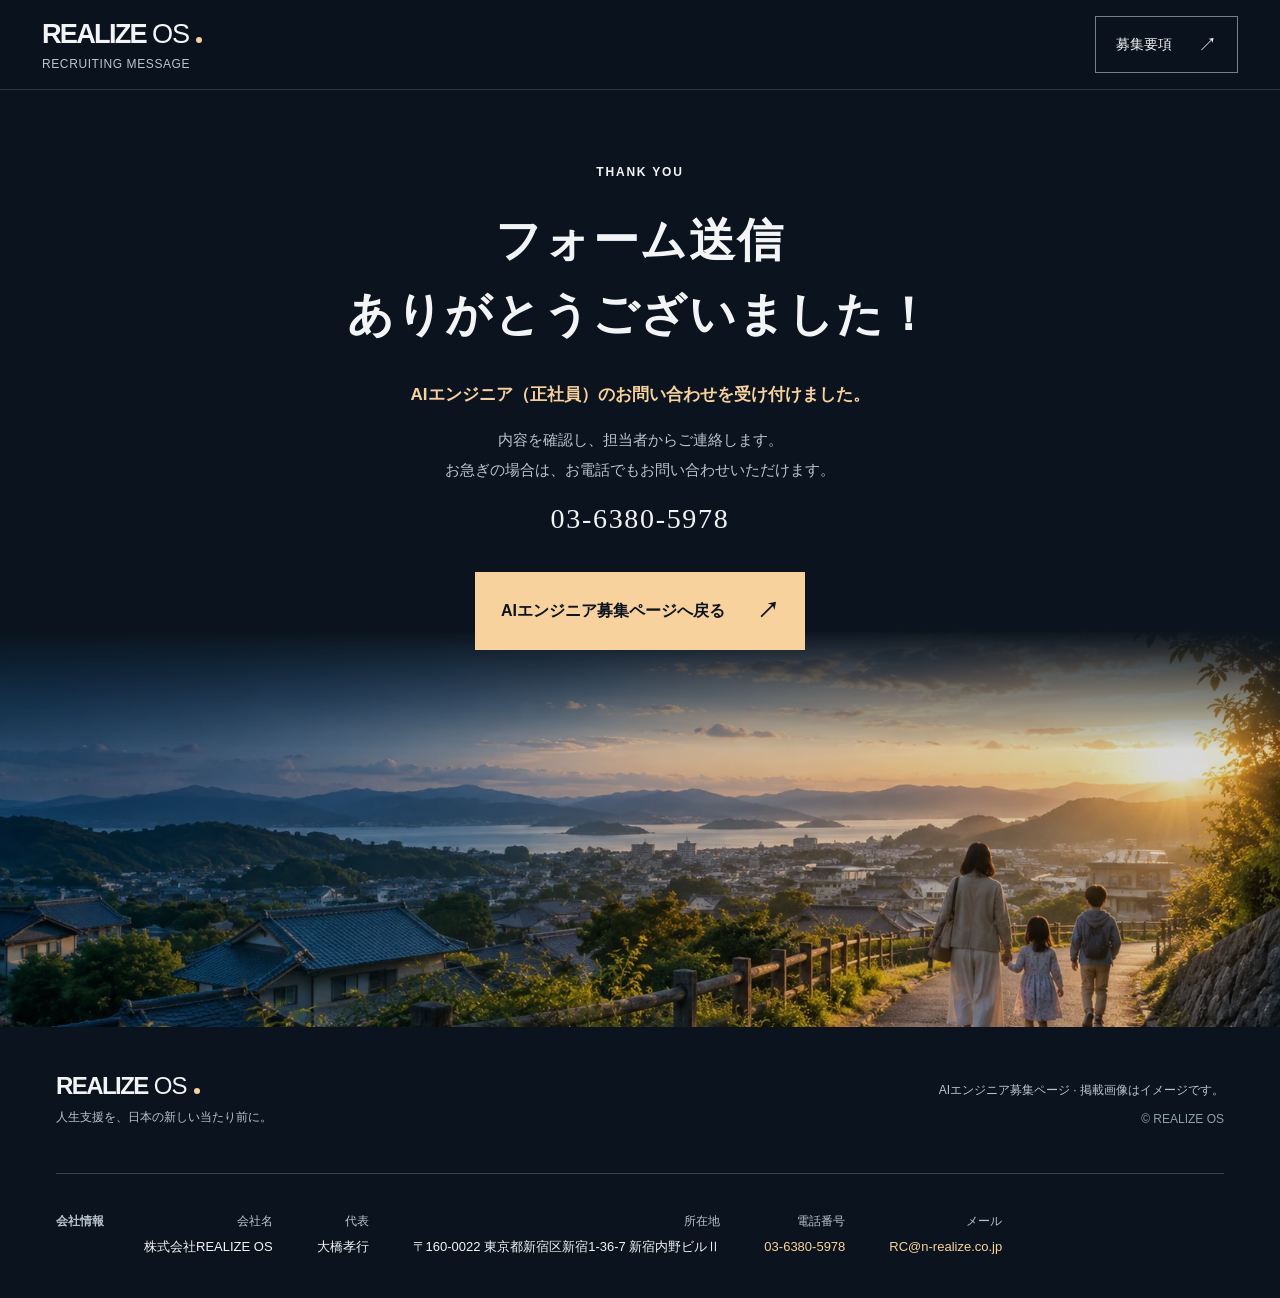
<file: ai-engineer/thanks/fulltime/index.html>
<!DOCTYPE html>

<html lang="ja"><head><meta charset="utf-8"/><meta content="width=device-width, initial-scale=1" name="viewport"/>
<title>送信完了｜AIエンジニア（正社員）のお問い合わせ｜REALIZE OS 採用</title>
<meta content="noindex,nofollow" name="robots"/><meta content="#0b141e" name="theme-color"/>
<link href="https://nrealize6078-hue.github.io/realizeos-100years-lp/ai-engineer/thanks/fulltime/" rel="canonical"/><link href="data:image/svg+xml,%3Csvg xmlns='http://www.w3.org/2000/svg' viewBox='0 0 64 64'%3E%3Crect width='64' height='64' rx='16' fill='%23164af0'/%3E%3Cpath d='M17 48V16h17c10 0 16 5 16 13 0 6-3 10-8 12l9 7H36l-9-10v10zm10-22v5h8c3 0 4-1 4-3s-1-2-4-2z' fill='white'/%3E%3C/svg%3E" rel="icon" type="image/svg+xml"/>
<link href="../../../styles.css?v=20261003a" rel="stylesheet"/><link href="../../ai100.css?v=20261003a" rel="stylesheet"/><link href="../thanks.css?v=20261003a" rel="stylesheet"/>
<!-- Meta Pixel Code -->
<script>
!function(f,b,e,v,n,t,s)
{if(f.fbq)return;n=f.fbq=function(){n.callMethod?
n.callMethod.apply(n,arguments):n.queue.push(arguments)};
if(!f._fbq)f._fbq=n;n.push=n;n.loaded=!0;n.version='2.0';
n.queue=[];t=b.createElement(e);t.async=!0;
t.src=v;s=b.getElementsByTagName(e)[0];
s.parentNode.insertBefore(t,s)}(window, document,'script',
'https://connect.facebook.net/en_US/fbevents.js');
fbq('init', '1431125817444550');
fbq('track', 'PageView');
</script>
<!-- End Meta Pixel Code -->
</head>
<body><noscript><img height="1" src="https://www.facebook.com/tr?id=1431125817444550&amp;ev=PageView&amp;noscript=1" style="display:none" width="1"/></noscript>
<header class="header"><a aria-label="AIエンジニア募集ページへ" class="brand" href="../../"><span>REALIZE<span class="os">OS</span><i aria-hidden="true"></i></span><small>RECRUITING MESSAGE</small></a>
<a class="header-link" href="../../#recruit"><w-l><w-b>募集要項</w-b> </w-l><span aria-hidden="true">↗</span></a></header>
<main class="thanks">
<div class="thanks-inner">
<p class="eyebrow">THANK YOU</p>
<h1><w-b>フォーム送信</w-b><br/><w-b>ありがとう</w-b><w-b>ございました！</w-b></h1>
<p class="thanks-kind"><w-b>AIエンジニア（正社員）の</w-b><w-b>お問い合わせを</w-b><w-b>受け付けました。</w-b></p>
<p class="thanks-text"><w-b>内容を</w-b><w-b>確認し、</w-b><w-b>担当者から</w-b><w-b>ご連絡します。</w-b><br/><w-b>お急ぎの</w-b><w-b>場合は、</w-b><w-b>お電話でも</w-b><w-b>お問い合わせいただけます。</w-b></p>
<a class="thanks-tel" href="tel:0363805978">03-6380-5978</a>
<a class="button thanks-back" href="../../"><span class="button-label"><w-b>AIエンジニア募集ページへ</w-b><w-b>戻る</w-b></span> <span aria-hidden="true">↗</span></a>
</div>
<img alt="" class="thanks-image" height="941" src="../../../assets/future.webp" width="1672"/>
</main>
<footer class="footer shell"><a class="brand" href="../../"><span>REALIZE<span class="os">OS</span><i aria-hidden="true"></i></span><small>人生支援を、日本の新しい当たり前に。</small></a><div><p><w-b>AIエンジニア募集ページ · 掲載画像は</w-b><w-b>イメージです。</w-b></p><small>© REALIZE OS</small></div><div aria-labelledby="company-title" class="footer-company" role="region"><p class="footer-company-title" id="company-title"><w-b>会社情報</w-b></p><dl><div><dt><w-b>会社名</w-b></dt><dd><span class="nw"><w-b>株式会社REALIZE OS</w-b></span></dd></div><div><dt><w-b>代表</w-b></dt><dd><w-b>大橋孝行</w-b></dd></div><div><dt><w-b>所在地</w-b></dt><dd><span class="nw"><w-b>〒160-0022</w-b></span> <span class="nw"><w-b>東京都新宿区新宿1-36-7</w-b></span> <span class="nw"><w-b>新宿内野ビルⅡ</w-b></span></dd></div><div><dt><w-b>電話番号</w-b></dt><dd><a href="tel:0363805978">03-6380-5978</a></dd></div><div><dt><w-b>メール</w-b></dt><dd><a href="mailto:RC@n-realize.co.jp">RC@n-realize.co.jp</a></dd></div></dl></div></footer>
</body></html>
</file>
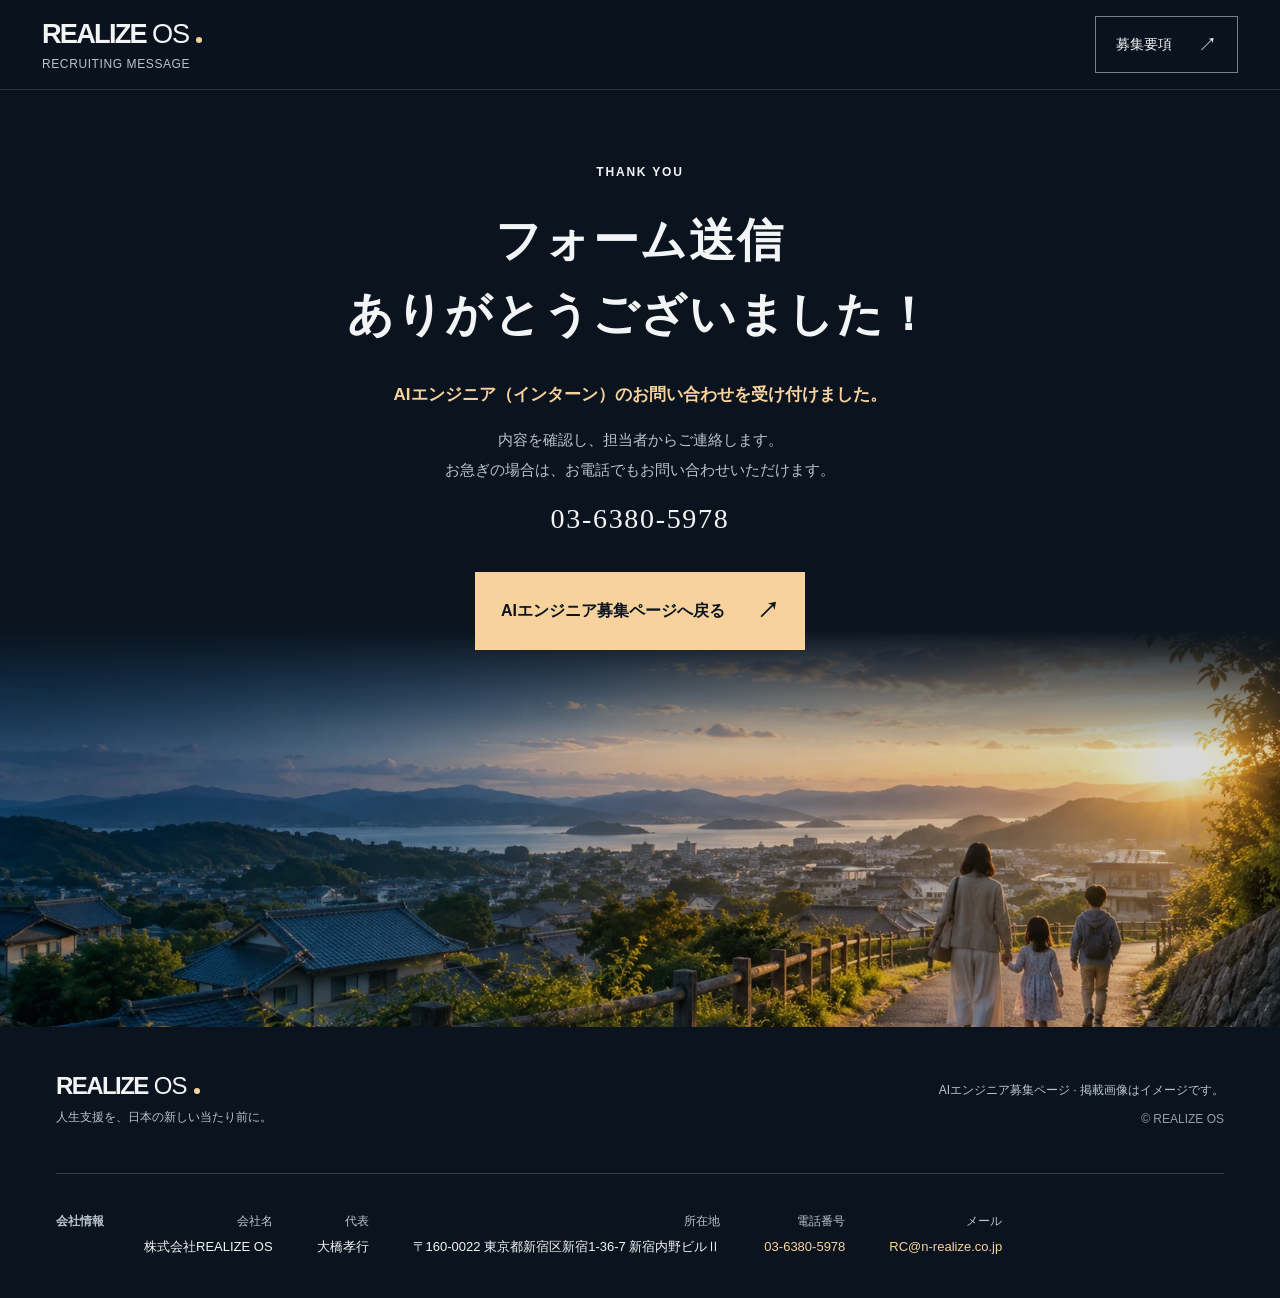
<file: ai-engineer/thanks/intern/index.html>
<!DOCTYPE html>

<html lang="ja"><head><meta charset="utf-8"/><meta content="width=device-width, initial-scale=1" name="viewport"/>
<title>送信完了｜AIエンジニア（インターン）のお問い合わせ｜REALIZE OS 採用</title>
<meta content="noindex,nofollow" name="robots"/><meta content="#0b141e" name="theme-color"/>
<link href="https://nrealize6078-hue.github.io/realizeos-100years-lp/ai-engineer/thanks/intern/" rel="canonical"/><link href="data:image/svg+xml,%3Csvg xmlns='http://www.w3.org/2000/svg' viewBox='0 0 64 64'%3E%3Crect width='64' height='64' rx='16' fill='%23164af0'/%3E%3Cpath d='M17 48V16h17c10 0 16 5 16 13 0 6-3 10-8 12l9 7H36l-9-10v10zm10-22v5h8c3 0 4-1 4-3s-1-2-4-2z' fill='white'/%3E%3C/svg%3E" rel="icon" type="image/svg+xml"/>
<link href="../../../styles.css?v=20261003a" rel="stylesheet"/><link href="../../ai100.css?v=20261003a" rel="stylesheet"/><link href="../thanks.css?v=20261003a" rel="stylesheet"/>
<!-- Meta Pixel Code -->
<script>
!function(f,b,e,v,n,t,s)
{if(f.fbq)return;n=f.fbq=function(){n.callMethod?
n.callMethod.apply(n,arguments):n.queue.push(arguments)};
if(!f._fbq)f._fbq=n;n.push=n;n.loaded=!0;n.version='2.0';
n.queue=[];t=b.createElement(e);t.async=!0;
t.src=v;s=b.getElementsByTagName(e)[0];
s.parentNode.insertBefore(t,s)}(window, document,'script',
'https://connect.facebook.net/en_US/fbevents.js');
fbq('init', '1431125817444550');
fbq('track', 'PageView');
</script>
<!-- End Meta Pixel Code -->
</head>
<body><noscript><img height="1" src="https://www.facebook.com/tr?id=1431125817444550&amp;ev=PageView&amp;noscript=1" style="display:none" width="1"/></noscript>
<header class="header"><a aria-label="AIエンジニア募集ページへ" class="brand" href="../../"><span>REALIZE<span class="os">OS</span><i aria-hidden="true"></i></span><small>RECRUITING MESSAGE</small></a>
<a class="header-link" href="../../#recruit"><w-l><w-b>募集要項</w-b> </w-l><span aria-hidden="true">↗</span></a></header>
<main class="thanks">
<div class="thanks-inner">
<p class="eyebrow">THANK YOU</p>
<h1><w-b>フォーム送信</w-b><br/><w-b>ありがとう</w-b><w-b>ございました！</w-b></h1>
<p class="thanks-kind"><w-b>AIエンジニア（インターン）の</w-b><w-b>お問い合わせを</w-b><w-b>受け付けました。</w-b></p>
<p class="thanks-text"><w-b>内容を</w-b><w-b>確認し、</w-b><w-b>担当者から</w-b><w-b>ご連絡します。</w-b><br/><w-b>お急ぎの</w-b><w-b>場合は、</w-b><w-b>お電話でも</w-b><w-b>お問い合わせいただけます。</w-b></p>
<a class="thanks-tel" href="tel:0363805978">03-6380-5978</a>
<a class="button thanks-back" href="../../"><span class="button-label"><w-b>AIエンジニア募集ページへ</w-b><w-b>戻る</w-b></span> <span aria-hidden="true">↗</span></a>
</div>
<img alt="" class="thanks-image" height="941" src="../../../assets/future.webp" width="1672"/>
</main>
<footer class="footer shell"><a class="brand" href="../../"><span>REALIZE<span class="os">OS</span><i aria-hidden="true"></i></span><small>人生支援を、日本の新しい当たり前に。</small></a><div><p><w-b>AIエンジニア募集ページ · 掲載画像は</w-b><w-b>イメージです。</w-b></p><small>© REALIZE OS</small></div><div aria-labelledby="company-title" class="footer-company" role="region"><p class="footer-company-title" id="company-title"><w-b>会社情報</w-b></p><dl><div><dt><w-b>会社名</w-b></dt><dd><span class="nw"><w-b>株式会社REALIZE OS</w-b></span></dd></div><div><dt><w-b>代表</w-b></dt><dd><w-b>大橋孝行</w-b></dd></div><div><dt><w-b>所在地</w-b></dt><dd><span class="nw"><w-b>〒160-0022</w-b></span> <span class="nw"><w-b>東京都新宿区新宿1-36-7</w-b></span> <span class="nw"><w-b>新宿内野ビルⅡ</w-b></span></dd></div><div><dt><w-b>電話番号</w-b></dt><dd><a href="tel:0363805978">03-6380-5978</a></dd></div><div><dt><w-b>メール</w-b></dt><dd><a href="mailto:RC@n-realize.co.jp">RC@n-realize.co.jp</a></dd></div></dl></div></footer>
</body></html>
</file>
<file: styles.css>
@charset "UTF-8";
:root{--bg:#0b141e;--surface:#101e2a;--text:#f2f4f5;--muted:#b9c5ce;--gold:#f8d29c;--line:#34414b;--ink:#1d2832;--sans:"Noto Sans JP","Hiragino Kaku Gothic ProN","Yu Gothic",Meiryo,sans-serif;--serif:"Noto Serif JP","Hiragino Mincho ProN","Yu Mincho",serif}
*{box-sizing:border-box}html{scroll-behavior:smooth;scroll-padding-top:92px}body{margin:0;background:var(--bg);color:var(--text);font-family:var(--sans);font-size:1rem;line-height:1.95;-webkit-font-smoothing:antialiased}a{color:inherit;text-decoration:none;-webkit-tap-highlight-color:transparent}a:focus-visible,summary:focus-visible{outline:2px solid var(--gold);outline-offset:5px}p,h1,h2,h3{margin:0}h1,h2,h3{font-feature-settings:"palt";overflow-wrap:anywhere}h2{font-family:var(--serif);font-size:clamp(2rem,3.8vw,3.3rem);font-weight:600;line-height:1.7;letter-spacing:.07em}img{display:block;max-width:100%}.shell{width:min(1180px,calc(100% - 112px));margin-inline:auto}.section{padding-block:112px}.gold{color:var(--gold)}.mobile{display:none}.skip{position:fixed;top:-100px;left:20px;z-index:99;background:var(--gold);color:var(--ink);padding:12px 20px}.skip:focus{top:10px}.eyebrow{font-family:Arial,var(--sans);font-size:.75rem;letter-spacing:.15em;font-weight:600;line-height:1.7}.header{height:90px;display:flex;align-items:center;justify-content:space-between;gap:28px;padding-inline:42px;background:rgba(11,20,30,.94);border-bottom:1px solid #283744;position:sticky;top:0;z-index:20;backdrop-filter:blur(14px)}.brand{display:inline-flex;flex-direction:column;line-height:1.2;flex-shrink:0}.brand>span{display:flex;align-items:baseline;font-family:Arial,sans-serif;font-size:1.7rem;font-weight:800;letter-spacing:-.065em}.brand .os{font-weight:400;margin-left:6px;letter-spacing:-.04em}.brand i{display:block;width:6px;height:6px;margin-left:7px;border-radius:50%;background:var(--gold)}.brand small{font-size:.75rem;letter-spacing:.05em;margin-top:6px;color:var(--muted)}.header nav{display:flex;gap:34px;font-size:.875rem;margin-left:auto}.header nav a:hover,.footer a:hover{color:var(--gold)}.header-link{font-size:.875rem;display:flex;align-items:center;gap:26px;border:1px solid #778084;padding:9px 20px}.header-link:hover{border-color:var(--gold);color:var(--gold)}.header-link span{font-size:1.2rem}
.hero{position:relative;isolation:isolate;min-height:790px;height:calc(100svh - 90px);max-height:960px;display:flex;align-items:center;overflow:hidden;background:#17232e}.hero-image,.hero-image img,.hero-image>div{position:absolute;inset:0;width:100%;height:100%}.hero-image{z-index:-1}.hero-image img{object-fit:cover;object-position:60% center}.hero-image>div{background:linear-gradient(90deg,rgba(7,17,27,.92),rgba(9,19,29,.74) 36%,rgba(9,19,29,.12) 80%),linear-gradient(0deg,rgba(8,17,27,.8),transparent 38%)}.hero-content{padding-block:56px 96px}.hero .eyebrow{display:flex;align-items:center;gap:14px;color:var(--gold);margin-bottom:30px}.hero .eyebrow>span{width:32px;height:1px;background:var(--gold)}.hero-intro{font-family:var(--serif);font-size:1.125rem;font-weight:600;letter-spacing:.13em;margin-bottom:14px}.hero h1{font-family:var(--serif);font-weight:600;font-size:clamp(3.5rem,6vw,5.3rem);line-height:1.6;letter-spacing:.04em}.hero h1>span{display:block}.hero h1 em{font-family:Georgia,serif;font-weight:400;font-style:normal;font-size:1.3em;letter-spacing:-.05em;margin-right:.07em;line-height:1}.hero-copy{font-size:1rem;line-height:2.1;color:#e1e7eb;margin-top:25px}.text-link{display:inline-flex;align-items:center;justify-content:space-between;gap:42px;padding-block:12px;border-bottom:1px solid #8a999f;font-size:.875rem}.text-link:hover{border-color:var(--gold);color:var(--gold)}.text-link>span{font-size:1.3rem}.hero .text-link{margin-top:24px}.hero-base{position:absolute;left:0;right:0;bottom:28px;display:flex;justify-content:space-between;align-items:center;gap:24px}.century{display:flex;align-items:center;gap:14px;font-family:Georgia,serif;font-size:.875rem;letter-spacing:.12em;color:#d8e0e5}.century i{width:110px;height:1px;background:#80909e}.century span:last-child{color:var(--gold)}.visual-note{font-size:.75rem;color:#d6dfe6;background:rgba(11,20,30,.4);padding:2px 8px}
.chapter{display:flex;align-items:center;gap:21px;margin-bottom:46px}.chapter>span{font-family:Georgia,serif;font-size:2rem;line-height:1;color:var(--gold);padding-right:23px;border-right:1px solid var(--line)}.chapter p{font-family:Arial,sans-serif;font-size:.75rem;line-height:1.7;letter-spacing:.12em;color:#aebabf}.chapter small{font-family:var(--sans);display:inline-block;margin-top:5px;font-size:.875rem;letter-spacing:.04em;color:var(--text)}.message-grid{display:grid;grid-template-columns:1fr 1.05fr;gap:92px}.message h2{font-size:clamp(2rem,3.5vw,3rem);line-height:1.8}.message h2 span{color:var(--gold)}.prose{font-size:1rem;line-height:2.3;color:var(--muted);padding-top:6px}.prose>p+p{margin-top:24px}.prose .message-emphasis{font-family:var(--serif);font-size:1.375rem;font-weight:600;line-height:2.05;letter-spacing:.06em;color:var(--text);margin-block:30px}
.statement{padding-block:80px 92px;text-align:center;border-top:1px solid var(--line);border-bottom:1px solid var(--line);background:var(--surface)}.statement .eyebrow{color:#adbdc8;margin-bottom:26px}.statement h2{font-size:clamp(2.1rem,4.5vw,4rem);line-height:1.75}.statement h2 span{color:var(--gold)}.statement>.shell>p:last-child{margin-top:24px;font-size:1rem;line-height:2.1;color:var(--muted)}
.everyday{background:#f3f4f4;color:var(--ink)}.everyday .chapter>span{color:#806039;border-color:#c8cfd4}.everyday .chapter p{color:#526271}.everyday .chapter small{color:var(--ink)}.section-top{display:flex;justify-content:space-between;align-items:flex-end;gap:58px;margin-bottom:48px}.section-top>p{color:var(--muted);font-size:1rem;line-height:2.1;flex-shrink:0;padding-bottom:8px}.everyday .section-top>p{color:#52616c}.everyday h2{font-size:clamp(2rem,3.4vw,2.875rem)}.everyday-grid{display:grid;grid-template-columns:repeat(3,1fr);gap:30px}.everyday-grid article{border-top:1px solid #b7c0c6;padding:27px 0}.small-index{font-size:.75rem;color:#61717d;letter-spacing:.04em}.everyday-grid h3{font-family:var(--serif);font-size:1.5rem;line-height:1.9;font-weight:600;margin:20px 0 16px;letter-spacing:.02em}.everyday-grid p{font-size:1rem;line-height:2;color:#52616c}.everyday-close{border-top:1px solid #cdd4d8;margin-top:16px;padding-top:33px;text-align:center;font-size:1rem;line-height:2}.everyday-close strong{font-weight:700;margin-left:.2em}
.work .section-top h2{font-size:clamp(2rem,3.5vw,3.1rem)}.business-row{display:grid;grid-template-columns:1fr 1fr;gap:34px}.business-row article{display:flex;align-items:flex-start;gap:26px;border-block:1px solid var(--line);padding-block:28px}.business-name{font-family:Arial,sans-serif;font-size:2.25rem;letter-spacing:-.055em;line-height:1.2;color:var(--gold);min-width:74px;padding-top:7px;font-weight:700}.business-sub{color:#9cadba;font-size:.875rem}.business-row h3{font-size:1.125rem;margin-top:10px;margin-bottom:12px;font-weight:700}.business-row article>div>p:last-child{font-size:1rem;color:var(--muted);line-height:2}.systems-note{font-size:.875rem;line-height:2;color:#a5b4bf;margin-top:22px}.role-intro{margin-top:72px;margin-bottom:31px}.role-intro h3{font-family:var(--serif);font-size:1.75rem;font-weight:600;line-height:1.75}.role-intro p{font-size:1rem;color:var(--muted);margin-top:12px}.role-grid{display:grid;grid-template-columns:1fr 1fr;gap:24px;align-items:start}.role{background:var(--surface);border:1px solid var(--line);padding:28px 32px 0}.role-no{font-family:Arial,sans-serif;font-size:.75rem;letter-spacing:.09em;color:#acbbc7}.role h3{font-family:var(--serif);font-size:2.375rem;font-weight:600;margin-top:15px;line-height:1.6;color:var(--gold)}.role-promise{font-size:1.0625rem;line-height:2;margin-top:10px}.role-titles{font-size:.875rem;line-height:2;color:var(--muted);min-height:56px;margin:19px 0 22px}.role details{border-top:1px solid var(--line)}.role summary{list-style:none;cursor:pointer;display:flex;align-items:center;justify-content:space-between;gap:22px;font-size:.875rem;padding-block:17px;color:var(--gold)}.role summary::-webkit-details-marker{display:none}.role summary span{font-size:1.25rem;transition:transform .2s}.role details[open] summary span{transform:rotate(45deg)}.role details>div{padding:3px 0 25px}.role details>div>p{font-size:1rem;color:#c8d2d9;line-height:2}.role details>div>p.role-start{padding:14px 16px;background:#172b3b;color:#c8d2d9;font-size:.875rem;line-height:1.9;margin-top:17px}.leaders{display:flex;align-items:center;gap:24px;margin-top:27px;border-bottom:1px solid var(--line);padding-bottom:28px}.leaders>span{font-size:.875rem;white-space:nowrap;border:1px solid #9c886a;padding:3px 16px;color:var(--gold)}.leaders>p{font-size:1rem;color:var(--muted);line-height:2}.leaders>a{margin-left:auto;flex-shrink:0;gap:20px}
.now{background:#142432}.now .chapter{margin-bottom:46px}.now-grid{display:grid;grid-template-columns:.9fr 1.15fr;gap:88px}.now-grid>.eyebrow,.now-grid>div>.eyebrow{color:#b7c8d5;margin-bottom:14px}.now h2{font-size:clamp(2.3rem,4.1vw,3.6rem);line-height:1.7}.now-copy{font-size:1rem;line-height:2.1;color:var(--muted);margin-top:25px;max-width:400px}.opportunities article{display:flex;align-items:flex-start;gap:23px;padding:24px 0 28px;border-top:1px solid #3b4b57}.opportunities article>span{font-family:Georgia,serif;font-size:1.875rem;line-height:1.3;color:var(--gold);padding-top:2px}.opportunities h3{font-size:1.125rem;line-height:1.9;margin-bottom:12px}.opportunities p{font-size:1rem;line-height:2;color:var(--muted)}.now-note{font-size:.875rem;line-height:2;color:#aebcc7;border-top:1px solid #3b4b57;padding-top:24px;margin-top:28px}
.you{text-align:center;padding-block:112px 120px}.you>.eyebrow{color:#aebdca}.you h2{font-size:clamp(2rem,3.8vw,3.1rem);line-height:1.8;margin-top:24px}.you-prose{margin-top:29px;font-size:1rem;line-height:2.2;color:var(--muted)}.you-prose p+p{margin-top:22px}.you-prose p:last-child{color:#ebeff2}
.final-call{background:#f1d6ad;color:#1c2935;position:relative;isolation:isolate;overflow:hidden;text-align:center;padding-block:80px 94px}.final-call .eyebrow{color:#5a5145}.final-call h2{font-size:clamp(2.1rem,4.8vw,4.2rem);font-weight:700;line-height:1.7;margin-top:25px}.final-call h2>span{color:#333c45}.final-sub{font-size:1rem;line-height:2;margin-top:24px}.button{display:inline-flex;align-items:center;justify-content:space-between;gap:32px;font-size:1rem;font-weight:600;padding:19px 25px;background:var(--bg);color:#fff;margin-top:30px;line-height:1.7;border:1px solid var(--bg);transition:background .2s,transform .2s}.button:hover{background:#1d3345;transform:translateY(-2px)}.button>span{font-size:1.4rem;flex-shrink:0}.final-call .recruitment-note{font-size:.875rem;margin-top:18px;color:#4f514f}.hundred{font-family:Georgia,serif;font-size:clamp(300px,50vw,700px);color:rgba(127,84,37,.05);position:absolute;bottom:-.43em;left:50%;transform:translateX(-50%);z-index:-1;letter-spacing:-.07em;line-height:1}
.footer{display:flex;align-items:center;justify-content:space-between;gap:34px;padding-block:40px}.footer .brand>span{font-size:1.5rem}.footer .brand small{font-size:.75rem;letter-spacing:0;line-height:1.8}.footer>div{margin-left:auto;text-align:right}.footer>div>a{font-size:.875rem;line-height:1.8}.footer>div>a>span{margin-left:14px}.footer p{font-size:.75rem;margin-top:12px;color:var(--muted)}.footer>div>small{font-size:.75rem;color:#8fa0ad}.top-link{width:42px;height:42px;border:1px solid var(--line);display:grid;place-items:center;flex-shrink:0}
@media(max-width:1100px){.shell{width:calc(100% - 80px)}.header{padding-inline:32px;gap:24px}.header nav{gap:22px}.hero{min-height:765px}.hero h1{font-size:clamp(3.2rem,6.5vw,4.4rem)}.message-grid{gap:48px}.section-top{gap:38px}.business-row{gap:28px}.business-row article{gap:20px;display:block}.business-name{display:block;padding:0;margin-bottom:17px;font-size:2rem}.role{padding:26px 26px 0}.role-promise{font-size:1rem}.leaders{flex-wrap:wrap}.leaders>a{margin-left:0}.now-grid{gap:50px}.everyday-grid{gap:25px}.everyday-grid h3{font-size:1.375rem}}
@media(max-width:800px){html{scroll-padding-top:80px}.shell{width:calc(100% - 56px)}.section{padding-block:78px}.header{height:78px;padding-inline:28px;gap:20px}.header nav{display:none}.brand>span{font-size:1.5rem}.brand small{font-size:.75rem}.header-link{font-size:.875rem;gap:16px;padding:8px 14px}.hero{height:auto;min-height:790px}.hero-content{padding-block:56px 120px}.hero h1{font-size:clamp(3.1rem,7.9vw,4.5rem)}.hero .eyebrow{margin-bottom:26px}.hero-image img{object-position:66% center}.hero-image>div{background:linear-gradient(90deg,rgba(7,17,27,.9),rgba(9,19,29,.66) 48%,rgba(9,19,29,.2)),linear-gradient(0deg,rgba(8,17,27,.9),transparent 50%)}.message-grid{grid-template-columns:1fr;gap:34px}.message h2{font-size:2.375rem;line-height:1.7}.message h2 br:nth-of-type(2){display:none}.message h2 span{display:block}.message h2 span br{display:none}.prose{line-height:2.1}.chapter{margin-bottom:33px}.section-top{display:block;margin-bottom:33px}.section-top>p{margin-top:22px;padding:0}.everyday-grid{grid-template-columns:1fr;gap:0}.everyday-grid article{display:grid;grid-template-columns:1fr 1fr;column-gap:26px;padding:26px 0}.everyday-grid .small-index{grid-column:1 / 3}.everyday-grid h3{font-size:1.5rem;margin:13px 0 0}.everyday-grid p{margin-top:14px}.statement{padding-block:65px 72px}.statement h2{font-size:2.5rem}.business-row h3{font-size:1.0625rem}.business-row article{padding-block:23px}.role-intro{margin-top:54px}.role-intro h3{font-size:1.6rem}.role{padding:24px 24px 0}.role h3{font-size:2.1rem}.role-grid{gap:18px}.role-titles{min-height:83px}.leaders{gap:20px}.now-grid{grid-template-columns:1fr;gap:38px}.now h2{font-size:2.75rem}.now-copy{max-width:none}.opportunities article{padding-block:24px}.you h2{font-size:2.4rem}.you{padding-block:80px}.final-call{padding-block:68px 84px}.final-call h2{font-size:2.7rem}.footer{flex-wrap:wrap;gap:24px}.footer>div{margin-left:0;text-align:left}.footer>.brand{width:calc(100% - 70px)}.footer>.top-link{order:2;margin-left:auto}.footer>div{order:3;width:100%}}
@media(max-width:560px){.shell{width:calc(100% - 40px)}.section{padding-block:64px}.mobile{display:block}.desktop{display:none}.header{height:76px;padding-inline:20px;gap:12px}.brand>span{font-size:1.375rem}.brand small{font-size:.75rem;letter-spacing:.02em}.header-link{font-size:.875rem;padding:7px 11px;gap:9px}.header-link>span{font-size:1.1rem}.hero{min-height:825px}.hero-content{padding-top:42px;padding-bottom:205px}.hero .eyebrow{font-size:.75rem;letter-spacing:.1em;margin-bottom:28px;gap:10px}.hero .eyebrow>span{width:22px}.hero-intro{font-size:1rem;letter-spacing:.08em;margin-bottom:18px}.hero h1{font-size:clamp(2.4rem,10.4vw,3.45rem);line-height:1.7;letter-spacing:.01em}.hero h1 em{font-size:1.3em}.hero-copy{font-size:1rem;line-height:2.05;margin-top:28px}.hero .text-link{font-size:.875rem;margin-top:27px;padding-bottom:10px;gap:32px}.hero-image img{object-position:68% bottom;height:70%;top:auto;bottom:0}.hero-image>div{background:linear-gradient(180deg,#0b141e 0%,rgba(11,20,30,.98) 20%,rgba(11,20,30,.88) 39%,rgba(11,20,30,.32) 71%,rgba(11,20,30,.7) 100%)}.hero-base{bottom:22px;align-items:flex-start;gap:14px;flex-direction:column}.century{font-size:.875rem;gap:12px}.century i{width:95px}.visual-note{font-size:.75rem;padding:0;background:none;color:#cbd8e2}.chapter{gap:17px;margin-bottom:30px;align-items:center}.chapter>span{font-size:1.75rem;padding-right:17px}.chapter p{font-size:.75rem;letter-spacing:.065em;line-height:1.65}.chapter small{font-size:.875rem;letter-spacing:.01em;margin-top:4px}.message-grid{gap:25px}.message h2{font-size:1.9375rem;line-height:1.85;letter-spacing:.05em}.message h2 span br{display:block}.prose{font-size:1rem;line-height:2.15}.prose>p+p{margin-top:21px}.prose .message-emphasis{font-size:1.25rem;line-height:2;letter-spacing:.015em;margin-block:27px}.statement{padding-block:57px 65px}.statement .eyebrow{font-size:.75rem;letter-spacing:.085em;margin-bottom:23px}.statement h2{font-size:clamp(1.625rem,7.35vw,2.125rem);letter-spacing:.015em;line-height:1.95}.statement>.shell>p:last-child{font-size:1rem;text-align:left;line-height:2;margin-top:25px}.section-top{margin-bottom:28px}.section-top h2,.everyday h2,.work .section-top h2{font-size:clamp(1.625rem,7.5vw,2.2rem);line-height:1.8;letter-spacing:.025em}.section-top>p{font-size:1rem;line-height:2;margin-top:20px}.everyday-grid article{display:block;padding-block:24px}.everyday-grid .small-index{font-size:.75rem}.everyday-grid h3{font-size:1.5rem;margin:14px 0 12px;line-height:1.9;letter-spacing:.03em}.everyday-grid p{font-size:1rem;margin-top:0;line-height:2}.everyday-close{font-size:1rem;line-height:2.1;padding-top:23px;margin-top:7px;text-align:left}.everyday-close strong{margin:0}.business-row{grid-template-columns:1fr;gap:0}.business-row article{display:flex;gap:23px;padding-block:25px;border-top:0}.business-row article:first-child{border-top:1px solid var(--line)}.business-name{font-size:1.8rem;min-width:59px;padding-top:5px;margin-bottom:0}.business-sub{font-size:.875rem;line-height:1.7}.business-row h3{font-size:1.0625rem;line-height:1.8;margin:10px 0}.business-row article>div>p:last-child{font-size:1rem;line-height:2}.systems-note{font-size:.875rem;line-height:2;margin-top:20px}.role-intro{margin:45px 0 27px}.role-intro h3{font-size:1.375rem;line-height:1.9;letter-spacing:.025em}.role-intro p{font-size:1rem;line-height:2}.role-grid{grid-template-columns:1fr;gap:19px}.role{padding:25px 23px 0}.role-no{font-size:.75rem}.role h3{font-size:2.25rem;margin-top:13px}.role-promise{font-size:1rem;line-height:2;margin-top:10px}.role-titles{min-height:0;font-size:.875rem;margin:18px 0 21px;line-height:2}.role summary{font-size:.875rem;padding-block:16px}.role details>div>p{font-size:1rem;line-height:2}.role details>div>p.role-start{font-size:.875rem;line-height:2}.leaders{align-items:flex-start;gap:17px;margin-top:23px;padding-bottom:23px}.leaders>span{font-size:.875rem;padding:3px 13px}.leaders>p{font-size:1rem;line-height:2}.leaders>a{font-size:.875rem;gap:35px;margin-top:0}.now .chapter{margin-bottom:32px}.now h2{font-size:2.4rem;line-height:1.75;letter-spacing:.055em}.now-copy{font-size:1rem;line-height:2.05;margin-top:22px}.now-grid{gap:30px}.opportunities article{gap:18px;padding-block:23px}.opportunities article>span{font-size:1.625rem}.opportunities h3{font-size:1.0625rem;line-height:1.9;margin-bottom:10px}.opportunities p{font-size:1rem;line-height:2}.now-note{font-size:.875rem;margin-top:14px;padding-top:23px;line-height:2}.you{padding-block:68px 73px}.you>.eyebrow{font-size:.75rem;letter-spacing:.07em}.you h2{font-size:clamp(1.75rem,7.8vw,2.375rem);letter-spacing:.015em;line-height:1.9;margin-top:25px}.you-prose{font-size:1rem;line-height:2.1;margin-top:25px;text-align:left}.you-prose p+p{margin-top:22px}.final-call{padding-block:62px 77px}.final-call .eyebrow{font-size:.75rem;letter-spacing:.07em}.final-call h2{font-size:clamp(1.9rem,8.5vw,2.5rem);line-height:1.8;letter-spacing:.02em;margin-top:26px}.final-sub{font-size:1rem;line-height:2;margin-top:24px}.button{font-size:.9375rem;gap:22px;padding:17px 18px;text-align:left;width:100%;max-width:420px;line-height:1.8;margin-top:27px}.button>span{font-size:1.375rem}.final-call .recruitment-note{font-size:.875rem;margin-top:17px}.footer{padding-block:32px 35px;gap:22px}.footer .brand>span{font-size:1.5rem}.footer .brand small{font-size:.75rem;max-width:250px;line-height:1.9;letter-spacing:0}.footer>div>a{font-size:.875rem}.footer p{font-size:.75rem}.footer>div>small{font-size:.75rem}}
@media(max-width:360px){.shell{width:calc(100% - 32px)}.header{padding-inline:16px;gap:10px}.header .brand>span{font-size:1.25rem}.header-link{font-size:.8125rem;padding-inline:9px;gap:7px}.hero h1{font-size:10.1vw}.hero-copy{font-size:1rem}.hero .eyebrow{font-size:.75rem;letter-spacing:.04em}.message h2{font-size:1.8125rem}.business-row article{display:block}.business-name{margin-bottom:13px}.role{padding-inline:20px}.button{gap:14px;padding-inline:15px}.chapter p{letter-spacing:.015em}.final-call h2{font-size:8.5vw}}
@media(prefers-reduced-motion:reduce){html{scroll-behavior:auto}*,*:before,*:after{transition:none!important;animation:none!important}}

/* The employees' gym grounds the recruitment message in a visible practice. */
.gym-evidence{padding-top:0}.gym-evidence-heading{display:grid;grid-template-columns:1.1fr 1fr;gap:54px;align-items:center;margin-bottom:40px}.gym-evidence-heading h2{font-size:clamp(1.875rem,3.3vw,2.875rem);line-height:1.8;letter-spacing:.02em}.gym-evidence-heading>p{color:var(--muted);font-size:1rem;line-height:2.1}.gym-evidence-grid{display:grid;grid-template-columns:1.1fr 1fr;gap:54px;align-items:center}.gym-evidence-grid figure{margin:0;min-width:0}.gym-evidence-grid img{width:100%;height:auto}.gym-evidence-grid figcaption{color:var(--muted);font-size:.875rem;line-height:1.8;margin-top:12px}.gym-evidence-copy{min-width:0}.gym-evidence-copy>p{font-size:1rem;color:var(--muted);line-height:2.1}.gym-evidence-copy>p+p{margin-top:18px}.gym-evidence-copy .gym-wishes{font-family:var(--serif);font-size:1.1875rem;color:var(--text);font-weight:600;line-height:2;letter-spacing:.01em}.gym-evidence-metrics{display:grid;grid-template-columns:1.2fr 1fr 1fr;gap:20px;margin:26px 0;padding:22px 0;border-block:1px solid var(--line)}.gym-evidence-metrics>div{min-width:0}.gym-evidence-metrics dt{font-size:.875rem;color:var(--muted)}.gym-evidence-metrics dd{display:flex;align-items:baseline;flex-wrap:wrap;gap:6px;margin:4px 0 0;color:var(--gold);font-size:1.125rem;line-height:1.3}.gym-evidence-metrics strong{font-family:Georgia,serif;font-weight:400;font-size:3rem;letter-spacing:-.025em;line-height:1.2}.gym-evidence-copy .text-link{margin-top:18px;gap:24px}
@media(max-width:1100px){.header nav{gap:18px}.gym-evidence-heading,.gym-evidence-grid{gap:32px}.gym-evidence-heading h2{font-size:2.2rem}.gym-evidence-metrics{gap:14px}}
@media(max-width:960px){.header nav{display:none}.gym-evidence-grid{grid-template-columns:1fr}.gym-evidence-grid figure{max-width:760px}.gym-evidence-heading{grid-template-columns:1fr;gap:22px}.gym-evidence-metrics{max-width:560px}.gym-evidence-copy>p{max-width:660px}}
@media(max-width:800px){.gym-evidence{padding-top:0}.gym-evidence-heading{margin-bottom:30px}.gym-evidence-heading h2{font-size:2rem}}
@media(max-width:560px){.gym-evidence-heading h2{font-size:clamp(1.625rem,7.1vw,2rem)}.gym-evidence-copy .gym-wishes{font-size:1.125rem}.gym-evidence-metrics{gap:14px;padding-block:20px}.gym-evidence-metrics strong{font-size:2.75rem}.gym-evidence-metrics dd{gap:4px}.gym-evidence-copy .text-link{gap:16px}.gym-evidence-grid{gap:24px}}
/* CTAボタンの語中改行を防ぐ（文節単位でのみ折り返す） */
.button>span.button-label{font-size:inherit;flex-shrink:1}
.button-label>span{display:inline-block}

/* 文節改行（2026-10-03）: スマホ幅だけ文節を塊にして語の途中で折り返さない */
w-b,w-l{display:inline}@media(max-width:800px){w-b{display:inline-block}}
/* 見出しの改行を<br>の位置にそろえる（値は _apply_fit.py） */
@media(max-width:560px){[data-fit]{font-size:min(var(--fit-cap),var(--fit))!important}}
/* スマホで家族3人が画面の端で切れないように */
@media(max-width:800px){.hero-image img{object-position:94% bottom}}
</file>
<file: contact.css>
/* 採用問い合わせフォーム（職種別4フォーム）2026年10月3日
   本体は realizeos-recruit-contact/。配色は .cf-light / .cf-dark で切り替える */
[hidden]{display:none!important}
.rc-contact{--cf-bg:#f3f7fd;--cf-panel:#fff;--cf-ink:#14223a;--cf-muted:#5b6678;--cf-line:#d6deea;--cf-accent:#1450e8;--cf-accent-ink:#fff;--cf-field:#fff;--cf-err:#c62828;--cf-ok:#0b7a3e;
  background:var(--cf-bg);color:var(--cf-ink);padding:96px 0;font-family:"Noto Sans JP","Hiragino Kaku Gothic ProN","Yu Gothic",Meiryo,sans-serif;line-height:1.8;scroll-margin-top:80px}
.rc-contact.cf-dark{--cf-bg:#101e2a;--cf-panel:#0b141e;--cf-ink:#f2f4f5;--cf-muted:#b9c5ce;--cf-line:#34414b;--cf-accent:#f8d29c;--cf-accent-ink:#0b141e;--cf-field:#132331;--cf-err:#ff9e9e;--cf-ok:#9fe0b5}
.rc-contact *{box-sizing:border-box}
.cf-inner{width:min(880px,calc(100% - 40px));margin:0 auto}
.cf-eyebrow{margin:0;font:700 12px/1 Arial,sans-serif;letter-spacing:.18em;color:var(--cf-accent)}
.rc-contact h2{margin:18px 0 0;font-size:clamp(26px,3vw,38px);line-height:1.55;font-weight:800;letter-spacing:.03em}
.cf-dark h2{font-family:"Noto Serif JP","Hiragino Mincho ProN","Yu Mincho",serif;font-weight:600}
.cf-lead{margin:18px 0 0;color:var(--cf-muted);font-size:15px}
.cf-tabs{display:grid;grid-template-columns:repeat(4,1fr);gap:10px;margin:36px 0 0}
.cf-tabs.cf-tabs-2{grid-template-columns:1fr 1fr}
.cf-tabs button{display:flex;flex-direction:column;align-items:flex-start;gap:2px;padding:14px 16px;border:1px solid var(--cf-line);border-radius:6px;background:var(--cf-panel);color:var(--cf-ink);font:inherit;text-align:left;cursor:pointer;transition:border-color .2s,background .2s}
.cf-tabs button b{font-size:16px;line-height:1.5}
.cf-tabs button small{font-size:12px;color:var(--cf-muted);line-height:1.5}
.cf-tabs button[aria-selected=true]{border-color:var(--cf-accent);box-shadow:inset 0 0 0 1px var(--cf-accent)}
.cf-tabs button[aria-selected=true] b{color:var(--cf-accent)}
.cf-tabs button:focus-visible,.cf-form :focus-visible{outline:3px solid #f1b31a;outline-offset:2px}
.cf-panel{margin-top:16px;background:var(--cf-panel);border:1px solid var(--cf-line);border-radius:8px;padding:36px 40px}
.cf-form-title{margin:0 0 22px;font-size:18px;font-weight:700}
.cf-grid{display:grid;grid-template-columns:1fr 1fr;gap:20px 24px}
.cf-field{min-width:0;margin:0;padding:0;border:0}
.cf-field:has(textarea),.cf-field:has(.cf-checks),fieldset.cf-field{grid-column:1/-1}
.cf-field>label,.cf-field>legend{display:flex;align-items:center;gap:8px;margin-bottom:6px;padding:0;font-size:14px;font-weight:700}
.cf-req,.cf-opt{font-size:11px;font-weight:700;line-height:1;padding:4px 6px;border-radius:3px}
.cf-req{background:var(--cf-accent);color:var(--cf-accent-ink)}
.cf-opt{border:1px solid var(--cf-line);color:var(--cf-muted)}
.cf-field input,.cf-field select,.cf-field textarea{width:100%;min-height:48px;padding:10px 12px;border:1px solid var(--cf-line);border-radius:5px;background:var(--cf-field);color:var(--cf-ink);font:inherit;font-size:16px;line-height:1.6}
.cf-field textarea{resize:vertical;min-height:150px}
.cf-field ::placeholder{color:var(--cf-muted);opacity:.7}
.cf-checks{display:flex;flex-wrap:wrap;gap:8px}
.cf-check{display:inline-flex;align-items:center;gap:8px;padding:8px 14px;line-height:1.4;border:1px solid var(--cf-line);border-radius:999px;background:var(--cf-field);font-size:14px;cursor:pointer}
.cf-check input{width:18px;height:18px;margin:0;accent-color:var(--cf-accent)}
.cf-check:has(input:checked){border-color:var(--cf-accent)}
.cf-hp{position:absolute;left:-9999px;width:1px;height:1px;overflow:hidden}
.cf-agree{display:flex;align-items:flex-start;gap:10px;margin-top:26px;font-size:14px;color:var(--cf-muted);cursor:pointer}
.cf-agree input{flex:none;width:20px;height:20px;margin:3px 0 0;accent-color:var(--cf-accent)}
.cf-submit{display:block;width:100%;max-width:360px;min-height:56px;margin:24px auto 0;border:0;border-radius:5px;background:var(--cf-accent);color:var(--cf-accent-ink);font:inherit;font-size:16px;font-weight:700;cursor:pointer;transition:opacity .2s}
.cf-submit:disabled{opacity:.55;cursor:wait}
.cf-status{margin:16px 0 0;font-size:14px;text-align:center;outline:0}
.cf-status:empty{display:none}
.cf-status.is-error{color:var(--cf-err)}
.cf-status.is-done{margin:0;padding:24px 8px;color:var(--cf-ok);font-size:16px;font-weight:700}
@media(max-width:800px){.rc-contact{padding:72px 0}.cf-tabs{grid-template-columns:1fr 1fr}.cf-panel{padding:28px 24px}}
@media(max-width:560px){.rc-contact{padding:60px 0}.cf-inner{width:calc(100% - 32px)}.cf-grid{grid-template-columns:1fr;gap:18px}.cf-tabs{gap:8px;margin-top:28px}.cf-tabs button{padding:12px}.cf-tabs button b{font-size:15px}.cf-tabs button small{font-size:11px}.cf-panel{padding:24px 16px}.cf-lead{font-size:14px}}
@media(prefers-reduced-motion:reduce){.cf-tabs button,.cf-submit{transition:none}}
</file>
<file: ai-engineer/ai100.css>
/* AIエンジニア募集ページ（100年後版）だけの追加（2026年10月3日）
   future-careers/ai-engineer と同じ考え方（募集ラベル・矢印の動き・入口カード・表示アニメーション）を
   このページの紺×金の配色に合わせたもの。 */
:root{--ai-ease:cubic-bezier(0,.4,.25,1);--ai-dur:.6s}

/* ── ファーストビューの募集ラベル ── */
.hero-recruit{display:flex;align-items:baseline;flex-wrap:wrap;gap:0 .55em;margin:0 0 18px;font-size:clamp(20px,2vw,28px);font-weight:800;line-height:1.5;letter-spacing:.04em;color:var(--text)}
.hero-recruit-tag{color:var(--gold)}
@media(max-width:680px){.hero-recruit{font-size:19px;margin-bottom:16px}}

/* ── 矢印（↗ ↓ ↑）がホバーで抜けて戻る ── */
.ai-g{display:inline-block}
@keyframes ai-ne{0%{transform:none}45%{transform:translate(7px,-7px);opacity:0}46%{transform:translate(-7px,7px);opacity:0}100%{transform:none;opacity:1}}
@keyframes ai-down{0%{transform:none}45%{transform:translateY(8px);opacity:0}46%{transform:translateY(-8px);opacity:0}100%{transform:none;opacity:1}}
@keyframes ai-up{0%{transform:none}45%{transform:translateY(-8px);opacity:0}46%{transform:translateY(8px);opacity:0}100%{transform:none;opacity:1}}
@media(any-hover:hover){
  a:hover>.ai-g-ne,summary:hover>.ai-g-ne{animation:ai-ne var(--ai-dur) var(--ai-ease) both}
  a:hover>.ai-g-down{animation:ai-down var(--ai-dur) var(--ai-ease) both}
  a:hover>.ai-g-up{animation:ai-up var(--ai-dur) var(--ai-ease) both}
  .button{transition:background-color .3s,color .3s,transform .3s var(--ai-ease),box-shadow .3s}
  .button:hover{transform:translateY(-2px);box-shadow:0 12px 26px rgba(0,0,0,.28)}
  .gym-evidence-grid figure{overflow:hidden}
  .gym-evidence-grid figure img{transition:transform 1s var(--ai-ease)}
  .gym-evidence-grid figure:hover img{transform:scale(1.04)}
  .role{transition:border-color .3s}
  .role:hover{border-color:#8a7656}
}

/* ── 仕事紹介（2枚） ── */
.role-intro p{color:var(--muted)}

/* ── 募集要項 ── */
.ai-recruit h2{font-family:var(--serif);font-size:clamp(1.8rem,3.2vw,2.75rem);font-weight:600;line-height:1.7}
.ai-recruit-list{display:grid;grid-template-columns:1fr 1fr;gap:0 48px;margin:44px 0 0;border-top:1px solid var(--line)}
.ai-recruit-list>div{display:grid;grid-template-columns:150px 1fr;gap:16px;padding:20px 0;border-bottom:1px solid var(--line)}
.ai-recruit-list dt{font-size:.875rem;font-weight:700;color:var(--gold)}
.ai-recruit-list dd{margin:0;font-size:1rem;line-height:1.9;color:var(--text)}
.ai-recruit-list dd small{font-size:.8125rem;color:var(--muted)}
.ai-recruit-list a{color:var(--gold)}
.ai-recruit-entry{display:flex;flex-wrap:wrap;gap:16px;margin-top:36px}
.ai-recruit-entry .button{margin-top:0;background:var(--gold);color:var(--bg);border-color:var(--gold)}
.ai-recruit-entry .button+.button{background:transparent;color:var(--gold)}
@media(max-width:900px){.ai-recruit-list{grid-template-columns:1fr}}
@media(max-width:560px){.ai-recruit-list>div{grid-template-columns:1fr;gap:4px;padding:16px 0}.ai-recruit-list dd{font-size:.9375rem}.ai-recruit-entry{flex-direction:column}.ai-recruit-entry .button{max-width:none}}

/* ── 会社情報（フッター内） ── */
.footer-company{flex:1 0 100%;order:9;display:flex;align-items:baseline;gap:8px 40px;margin-top:6px;padding-top:24px;border-top:1px solid var(--line)}
.footer-company-title{flex:none;font-size:.8125rem;font-weight:700;color:var(--text)}
.footer-company dl{display:flex;flex-wrap:wrap;gap:12px 44px;margin:0}
.footer-company dl>div{display:block}
.footer-company dt{font-size:.75rem;color:var(--muted)}
.footer-company dd{margin:2px 0 0;font-size:.8125rem;line-height:1.7;color:var(--text)}
.footer-company .nw{white-space:nowrap}
.footer-company a{color:var(--gold)}
.footer{flex-wrap:wrap}
@media(max-width:680px){.footer-company{display:block;order:9;padding-top:20px}.footer-company dl{display:grid;grid-template-columns:1fr;gap:12px;margin-top:12px}}

/* ── 右下の入口カード（正社員／インターン） ── */
.ai-entry{position:fixed;right:20px;bottom:20px;z-index:40;display:grid;gap:10px;width:330px;
  opacity:0;transform:translateY(16px);pointer-events:none;transition:opacity var(--ai-dur) var(--ai-ease),transform var(--ai-dur) var(--ai-ease)}
.ai-entry.is-visible{opacity:1;transform:none;pointer-events:auto}
.ai-entry a{position:relative;display:flex;align-items:center;gap:14px;min-height:64px;padding:0 44px 0 0;overflow:hidden;border:1px solid #3b4955;border-radius:4px;background:#101e2a;color:var(--text);box-shadow:0 10px 30px rgba(0,0,0,.4)}
.ai-entry-thumb{flex:none;width:120px;height:64px;overflow:hidden}
.ai-entry-thumb img{width:100%;height:100%;object-fit:cover;transition:transform var(--ai-dur) var(--ai-ease)}
.ai-entry-label{display:grid;line-height:1.35}
.ai-entry-label b{font:700 14px/1.3 Arial,sans-serif;letter-spacing:.08em;color:var(--gold)}
.ai-entry-label small{font-size:12px;font-weight:700}
.ai-entry .ai-g{position:absolute;right:16px;top:50%;margin-top:-.7em;color:var(--gold);font-size:1.1rem;line-height:1.4}
.ai-sp{display:none}
@media(any-hover:hover){.ai-entry a:hover{border-color:var(--gold)}.ai-entry a:hover .ai-entry-thumb img{transform:scale(1.06)}}
@media(max-width:680px){
  .ai-entry{left:0;right:0;bottom:0;width:auto;grid-template-columns:1fr 1fr;gap:0;padding:8px 8px calc(8px + env(safe-area-inset-bottom));background:rgba(11,20,30,.96);border-top:1px solid var(--line)}
  .ai-entry a{min-height:52px;padding:0 28px 0 12px;margin:0 4px;box-shadow:none;background:var(--gold);color:var(--bg);border-color:var(--gold)}
  .ai-entry a+a{background:transparent;color:var(--gold)}
  .ai-entry-thumb{display:none}
  .ai-entry-label b{color:inherit;opacity:.75;font-size:11px}
  .ai-entry-label small{font-size:13px;white-space:nowrap}
  .ai-entry .ai-g{right:10px;color:inherit}
  .ai-pc{display:none}.ai-sp{display:inline}
  .footer{padding-bottom:96px}
}

/* ── 表示アニメーション ── */
.ai-anim .hero-content>*{opacity:0;transform:translateY(22px);animation:ai-rise .9s var(--ai-ease) forwards}
.ai-anim .hero-content>*:nth-child(1){animation-delay:.15s}
.ai-anim .hero-content>*:nth-child(2){animation-delay:.3s}
.ai-anim .hero-content>*:nth-child(3){animation-delay:.45s}
.ai-anim .hero-content>*:nth-child(4){animation-delay:.65s}
.ai-anim .hero-content>*:nth-child(5){animation-delay:.8s}
.ai-anim .hero-content>*:nth-child(6){animation-delay:.95s}
.ai-anim .hero-image img{animation:ai-zoom 2.2s var(--ai-ease) both}
@keyframes ai-rise{to{opacity:1;transform:none}}
@keyframes ai-zoom{from{transform:scale(1.08)}to{transform:none}}
.ai-anim [data-ai-r]{opacity:0;transform:translateY(28px);transition:opacity .9s var(--ai-ease),transform .9s var(--ai-ease);transition-delay:var(--ai-d,0s)}
.ai-anim [data-ai-r].is-in{opacity:1;transform:none}
.ai-anim figure[data-ai-r]{opacity:1;transform:none}
.ai-anim figure[data-ai-r]>img{clip-path:inset(0 100% 0 0);transition:clip-path 1.2s var(--ai-ease),transform 1s var(--ai-ease)}
.ai-anim figure[data-ai-r].is-in>img{clip-path:inset(0 0 0 0)}
@media(prefers-reduced-motion:reduce){
  .ai-anim .hero-content>*,.ai-anim .hero-image img{animation:none;opacity:1;transform:none}
  .ai-anim [data-ai-r],.ai-anim figure[data-ai-r]>img{opacity:1;transform:none;clip-path:none;transition:none}
  .ai-g{animation:none!important}
}
</file>
<file: ai-engineer/thanks/thanks.css>
/* 送信完了ページ（100年後版・2026年10月3日） */
.thanks{position:relative;overflow:hidden;min-height:calc(100svh - 88px);display:flex;align-items:center;background:var(--bg)}
.thanks-inner{position:relative;z-index:1;width:min(760px,86%);margin:0 auto;padding:72px 0 calc(min(31vw,520px) - 20px);text-align:center}
.thanks .eyebrow{justify-content:center}
.thanks h1{margin:22px 0 0;font-family:var(--serif);font-size:min(46px,6.8vw);font-weight:600;line-height:1.6;letter-spacing:.04em;color:var(--text)}
.thanks-kind{margin-top:26px;font-size:17px;font-weight:700;color:var(--gold)}
.thanks-text{margin-top:14px;color:var(--muted);font-size:15px;line-height:2}
.thanks-tel{display:inline-block;margin-top:14px;font:400 28px/1.4 Georgia,serif;letter-spacing:.06em;color:var(--text)}
.thanks-back{display:flex;width:fit-content;margin:34px auto 0;background:var(--gold);color:var(--bg);border-color:var(--gold)}
.thanks-image{position:absolute;left:0;right:0;bottom:0;width:100%;height:min(31vw,520px);object-fit:cover;object-position:94% 70%;
  -webkit-mask-image:linear-gradient(180deg,transparent 0,#000 30%);mask-image:linear-gradient(180deg,transparent 0,#000 30%);opacity:.85}
@media(max-width:680px){
  .thanks{min-height:calc(100svh - 73px)}
  .thanks-inner{padding:56px 0 230px}
  .thanks-kind{font-size:15px}
  .thanks-text{font-size:14px}
  .thanks-tel{font-size:24px}
  .thanks-image{height:250px;object-position:88% 80%}
  .footer{padding-bottom:35px}
}
@media(prefers-reduced-motion:no-preference){
  .thanks-inner>*{animation:thanks-rise .9s cubic-bezier(0,.4,.25,1) both}
  .thanks-inner>*:nth-child(2){animation-delay:.12s}
  .thanks-inner>*:nth-child(3){animation-delay:.3s}
  .thanks-inner>*:nth-child(n+4){animation-delay:.42s}
  @keyframes thanks-rise{from{opacity:0;transform:translateY(18px)}to{opacity:1;transform:none}}
}
</file>
